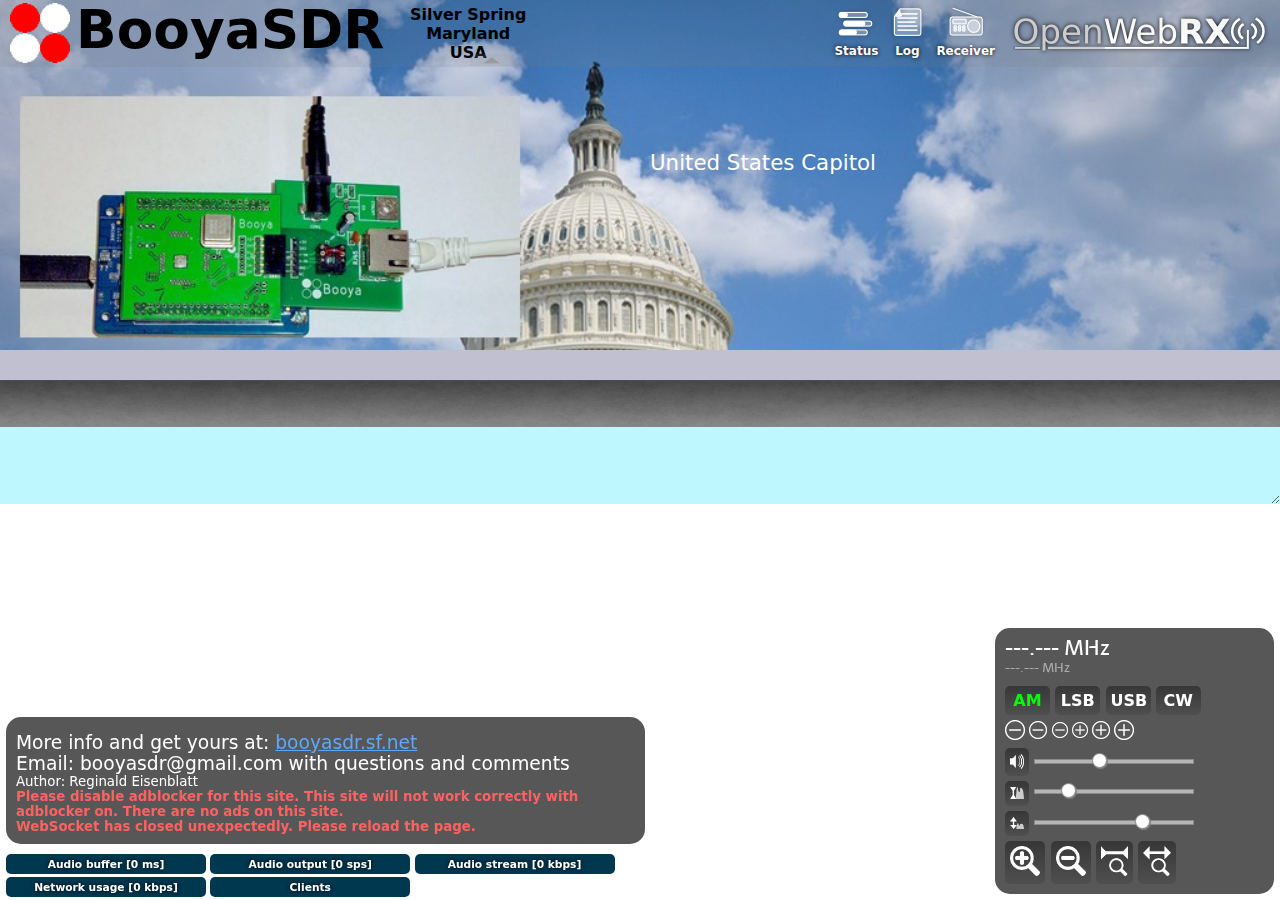
<file: BooyaSDRWebV2.1/BOOYA_WEBSITE/index.html>
<!DOCTYPE html PUBLIC "-//W3C//DTD XHTML 1.0 Strict//EN"
  "http://www.w3.org/TR/xhtml1/DTD/xhtml1-transitional.dtd">
<html>
	<head>
		<meta charset="utf-8">
		<title>OpenWebRX | Open Source SDR Web App for Everyone!</title>
		<script type="text/javascript">
			//Global variables
			var client_id="";
			var ws_url, starting_frequency;

			ws_url="ws://booyasdrlive.duckdns.org:2008/ws/";
			// local url
			ws_url="ws://127.0.0.1:2008/ws/";

			starting_frequency = 1500e3;
			starting_frequency = 800e3;
			starting_frequency = 990e3;

			var rx_photo_height= 350;
			var audio_buffering_fill_to=5;
			var starting_mod = 'am';
			var gmod = starting_mod; // global
			var volume_factor = 1;
			var starting_offset_frequency = starting_frequency-16e6;
			var waterfall_colors = [0x000000ff,0x0000ffff,0x00ffffff,0x00ff00ff,0xffff00ff,0xff0000ff,0xff00ffff,0xffffffff];
			var waterfall_min_level_default = -101;
			var waterfall_max_level_default = -75;
			var waterfall_auto_level_margin = (5, 40);
			var wf_display = true;
		</script>
		<link rel="stylesheet" type="text/css" href="openwebrx.css" />
		<script src="sdr.js"></script>
		<script src="myconfig.js"></script>
		<script src="wfdisplay.js"></script>
		<script src="openwebrx.js"></script>
	</head>
<body onload="wfdisplay_init();">
<div id="webrx-page-container">
	<div id="webrx-top-container" ondblclick="toggle_rx_photo()">
		<div id="webrx-top-photo-clip">
			<img src="pics\WashingtonDC.jpg" id="webrx-top-photo"/>
			<div id="webrx-rx-photo-title" align="right">United States Capitol</div>
			<div id="webrx-rx-photo-desc"></div>
		</div>
		<div id="webrx-top-bar-background" class="webrx-top-bar-parts"></div>
		<div id="webrx-top-bar" class="webrx-top-bar-parts">
			<div>
			<img id="id-logo-one" src="pics/by48x48.ico" />
			<div id="id-title-true">BooyaSDR</div>
			<div id="id-location" align = "center" >Silver Spring<br>Maryland<br>USA</div>
			<img id="id-webrx-top-logo" src="pics/openwebrx-top-logo.png" />
			</div>
			<div id="openwebrx-rx-details-arrow">
				<a id="openwebrx-rx-details-arrow-up" onclick="toggle_rx_photo();"><img src="pics/openwebrx-rx-details-arrow-up.png" /></a>
				<a id="openwebrx-rx-details-arrow-down" onclick="toggle_rx_photo();"><img src="pics/openwebrx-rx-details-arrow.png" /></a>
			</div>
			<section id="openwebrx-main-buttons">
				<ul>
					<li onmouseup="toggle_panel('openwebrx-panel-status');"><img src="pics/openwebrx-panel-status.png" /><br/>Status</li>
					<li onmouseup="toggle_panel('openwebrx-panel-log');"><img  src="pics/openwebrx-panel-log.png" /><br/>Log</li>
					<li onmouseup="toggle_panel('openwebrx-panel-receiver');"><img src="pics/openwebrx-panel-receiver.png" /><br/>Receiver</li>
				</ul>
			</section>
		</div>
	</div>
	<div id="webrx-main-container">
		<div id="openwebrx-band-container" height="30">
				<canvas id="id-band-canvas" width="2500" height="30" ></canvas>
			</div>
			<div id="openwebrx-scale-container">
				<canvas id="openwebrx-scale-canvas" width="0" height="0"></canvas>
			</div>
			<div id="webrx-canvas-container"> <!-- add canvas in javascript --> </div>
			<div id="openwebrx-panels-container">

				<div class="openwebrx-panel" id="openwebrx-panel-receiver" data-panel-name="client-params" data-panel-pos="right" data-panel-order="0" data-panel-size="259,115">
					<div id="webrx-actual-freq">---.--- MHz</div>
					<div id="webrx-mouse-freq">---.--- MHz</div>
					<div class="openwebrx-panel-line">
						<div class="openwebrx-button openwebrx-demodulator-button" id="am-button" onclick="set_demodulator_mod(this,'am' );">AM</div>
						<div class="openwebrx-button openwebrx-demodulator-button" onclick="set_demodulator_mod(this,'lsb');">LSB</div>
						<div class="openwebrx-button openwebrx-demodulator-button" onclick="set_demodulator_mod(this,'usb');">USB</div>
						<div class="openwebrx-button openwebrx-demodulator-button" onclick="set_demodulator_mod(this ,'cw');">CW</div>
					</div>
					<div class="openwebrx-panel-line">
						<img id="id-step-0" src="pics/stepdn.20.png" onclick="freqstep(0)" />
						<img id="id-step-1" src="pics/stepdn.18.png" onclick="freqstep(1)" style="padding-bottom:1px" />
						<img id="id-step-2" src="pics/stepdn.16.png" onclick="freqstep(2)" style="padding-bottom:2px" />
						<img id="id-step-3" src="pics/stepup.16.png" onclick="freqstep(3)" style="padding-bottom:2px" />
						<img id="id-step-4" src="pics/stepup.18.png" onclick="freqstep(4)" style="padding-bottom:1px" />
						<img id="id-step-5" src="pics/stepup.20.png" onclick="freqstep(5)" />
					</div>
					<div class="openwebrx-panel-line">
						<div title="Mute on/off" id="openwebrx-mute-off" class="openwebrx-button" onclick="toggleMute();"><img src="pics/openwebrx-speaker.png" class="openwebrx-sliderbtn-img" id="openwebrx-mute-img"></div>
						<input title="Volume" id="openwebrx-panel-volume" class="openwebrx-panel-slider" type="range" min="0" max="1000" value="400" step="1" onchange="updateVolume()" oninput="updateVolume()">
					</div>
					<div class="openwebrx-panel-line">
						<div title="Auto-adjust waterfall colors" id="openwebrx-waterfall-colors-auto" class="openwebrx-button" onclick="waterfall_measure_minmax_now=true;"><img src="pics/openwebrx-waterfall-auto.png" class="openwebrx-sliderbtn-img"></div>
						<input title="Waterfall minimum level" id="openwebrx-waterfall-color-min" class="openwebrx-panel-slider" type="range" min="-110" max="-60" value="-100" step="1" onchange="updateWaterfallColors(0);" oninput="updateVolume()">
					</div>
					<div class="openwebrx-panel-line">
						<div title="Set waterfall colors to default" id="openwebrx-waterfall-colors-default" class="openwebrx-button" onclick="waterfallColorsDefault()"><img src="pics/openwebrx-waterfall-default.png" class="openwebrx-sliderbtn-img"></div>
						<input title="Waterfall maximum level" id="openwebrx-waterfall-color-max" class="openwebrx-panel-slider" type="range" min="-110" max="-60" value="-70" step="1" onchange="updateWaterfallColors(1);" oninput="updateVolume()">
					</div>
					<div class="openwebrx-panel-line">
						<div class="openwebrx-button openwebrx-square-button" onclick="wf_zoomInOneStep();"  title="Zoom in one step">  <img src="pics/openwebrx-zoom-in.png" /></div>
						<div class="openwebrx-button openwebrx-square-button" onclick="wf_zoomOutOneStep();" title="Zoom out one step"> <img src="pics/openwebrx-zoom-out.png" /></div>
						<div class="openwebrx-button openwebrx-square-button" onclick="wf_zoomInTotal();"  title="Zoom in totally"><img src="pics/openwebrx-zoom-in-total.png" /></div>
						<div class="openwebrx-button openwebrx-square-button" onclick="wf_zoomOutTotal();" title="Zoom out totally"><img src="pics/openwebrx-zoom-out-total.png" /></div>
<!--						<div id="openwebrx-smeter-db">0 dB</div> -->
					</div>
<!--					<div class="openwebrx-panel-line">
						<div id="openwebrx-smeter-outer">
							<div id="openwebrx-smeter-bar"></div>
						</div>
					</div>
-->				</div>

				<div class="openwebrx-panel" id="openwebrx-panel-log" data-panel-name="debug" data-panel-pos="left" data-panel-order="1"data-panel-size="619,142">
					<div class="openwebrx-panel-inner" id="openwebrx-log-scroll">
						<div id="openwebrx-client-log-title"></strong><span id="openwebrx-problems"></span></div>
						<span id="openwebrx-client-1" style="font-size:14pt">More info and get yours at: </span><span style="font-size:14pt;color:Yellow">
							<a style="font-size:14pt" href="http://booyasdr.sf.net" target="_blank">booyasdr.sf.net</a></span>
							<span style="font-size:14pt"><br>Email: booyasdr@gmail.com with questions and comments</span>
							<br>Author: Reginald Eisenblatt<br/>
						<div id="openwebrx-debugdiv"></div>
					</div>
				</div>

				<div class="openwebrx-panel" id="openwebrx-panel-status" data-panel-name="status" data-panel-pos="left" data-panel-order="0" data-panel-size="615,50" data-panel-transparent="true">
					<div class="openwebrx-progressbar" id="openwebrx-bar-audio-buffer"> <span class="openwebrx-progressbar-text">Audio buffer [0 ms]</span><div class="openwebrx-progressbar-bar"></div></div>
					<div class="openwebrx-progressbar" id="openwebrx-bar-audio-output"> <span class="openwebrx-progressbar-text">Audio output [0 sps]</span><div class="openwebrx-progressbar-bar"></div></div>
					<div class="openwebrx-progressbar" id="openwebrx-bar-audio-speed"> <span class="openwebrx-progressbar-text">Audio stream [0 kbps]</span><div class="openwebrx-progressbar-bar"></div></div>
					<div class="openwebrx-progressbar" id="openwebrx-bar-network-speed"> <span class="openwebrx-progressbar-text">Network usage [0 kbps]</span><div class="openwebrx-progressbar-bar"></div></div>
					<!--
					<div class="openwebrx-progressbar" id="openwebrx-bar-server-cpu"> <span class="openwebrx-progressbar-text">Server CPU [0%]</span><div class="openwebrx-progressbar-bar"></div></div>
					-->
					<div class="openwebrx-progressbar" id="openwebrx-bar-clients"> <span class="openwebrx-progressbar-text">Clients</span><div class="openwebrx-progressbar-bar"></div></div>
				</div>
				<div class="openwebrx-panel" data-panel-name="client-under-devel" data-panel-pos="none" data-panel-order="0" data-panel-size="245,55" style="background-color: Red;">
					<span style="font-size: 15pt; font-weight: bold;">Under construction</span>
					<br />We're working on the code right now, so the application might fail.
				</div>
			</div>
	</div>
</div>
	<div id="openwebrx-big-grey" onclick="iosPlayButtonClick();">
		<div id="openwebrx-play-button-text">
		<img id="openwebrx-play-button" src="pics/openwebrx-play-button.png" />
		<br /><br />Start OpenWebRX
		</div>
	</div>
	</body>
</html>
</file>
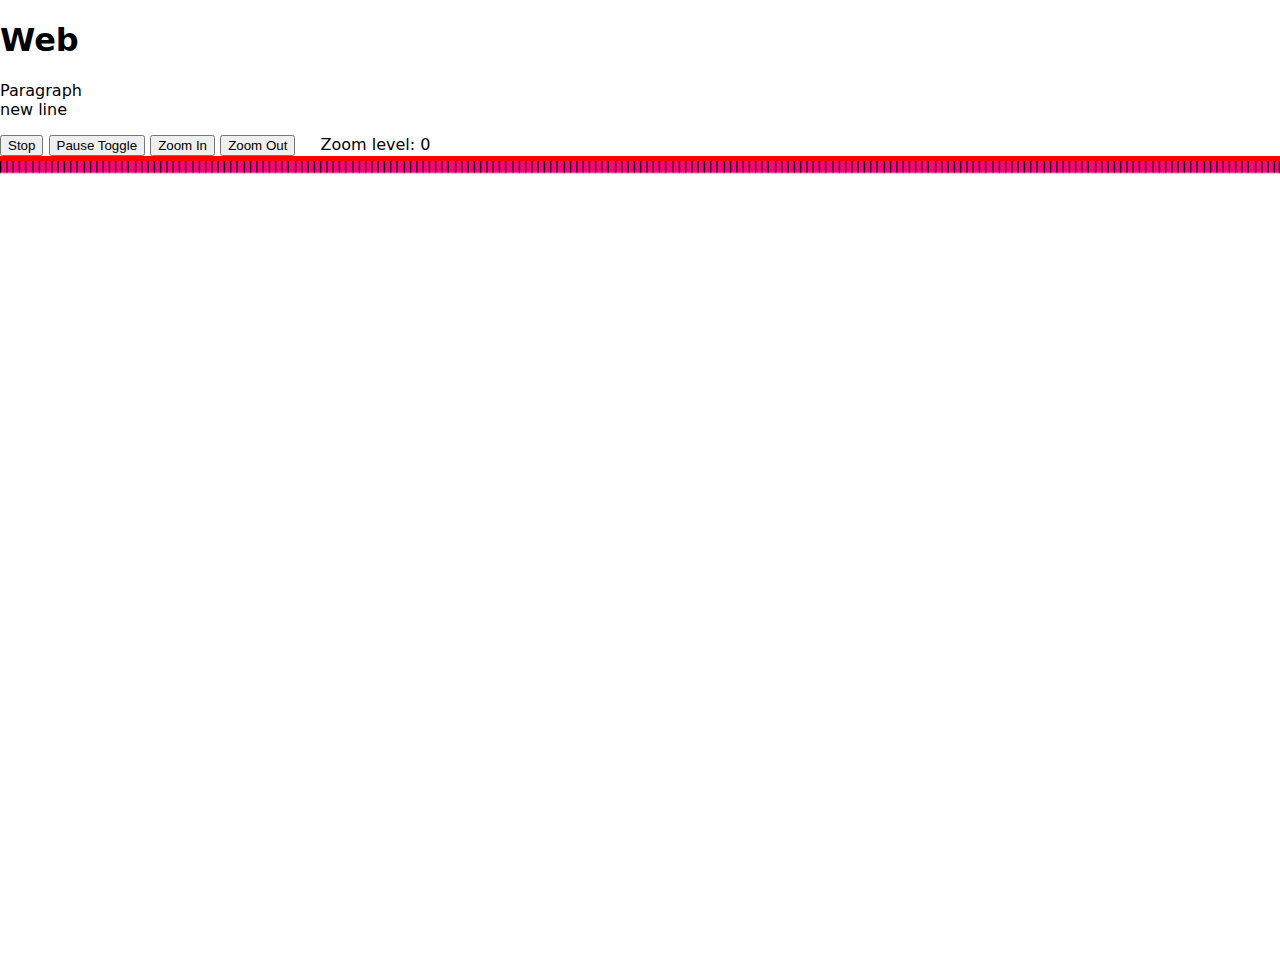
<file: BooyaSDRWebV2.1/BOOYA_WEBSITE/wfdisplay.html>
<!DOCTYPE html PUBLIC "-//W3C//DTD XHTML 1.0 Strict//EN"
  "http://www.w3.org/TR/xhtml1/DTD/xhtml1-transitional.dtd">
<html>
<head> <meta charset="utf-8">
		<link rel="stylesheet" type="text/css" href="openwebrx.css" />
	<style type="text/css"></style>
	<script  type="text/javascript" src="wfdisplay.js"></script>

</head>

<body onload = "wfdisplay_init()">

	<h1>Web</h1>
	<p id="par" >Paragraph<br>new line</p>
	<button onclick="stopButton()">Stop</button>
	<button onclick="pauseButton()">Pause Toggle</button>
	<button onclick="zoomInButton()">Zoom In</button>
	<button onclick="zoomOutButton()">Zoom Out</button>
	<span id = "zoom-label" style="position:relative; left: 20px">Zoom level: 0</span>

	<div id="wf-canvas-container" style = "
		position: relative;
		display: block;
		width: 100%;
		margin-left: -5px;
		border: red solid 5px;
		overflow-y: scroll;
		overflow-x; hidden;
		resize: horizontal;
		height: 800px;">

		<canvas id="wf-canvas" width = "1024" height = "400" style = "
			position: absolute;
			display: block;
			margin-left: 0px;
			border: red solid 0px;
			resize: horizontal;
			width: 1024px;
			height: 800px"
		></canvas>
	</div>
	</body>
</html>
</file>
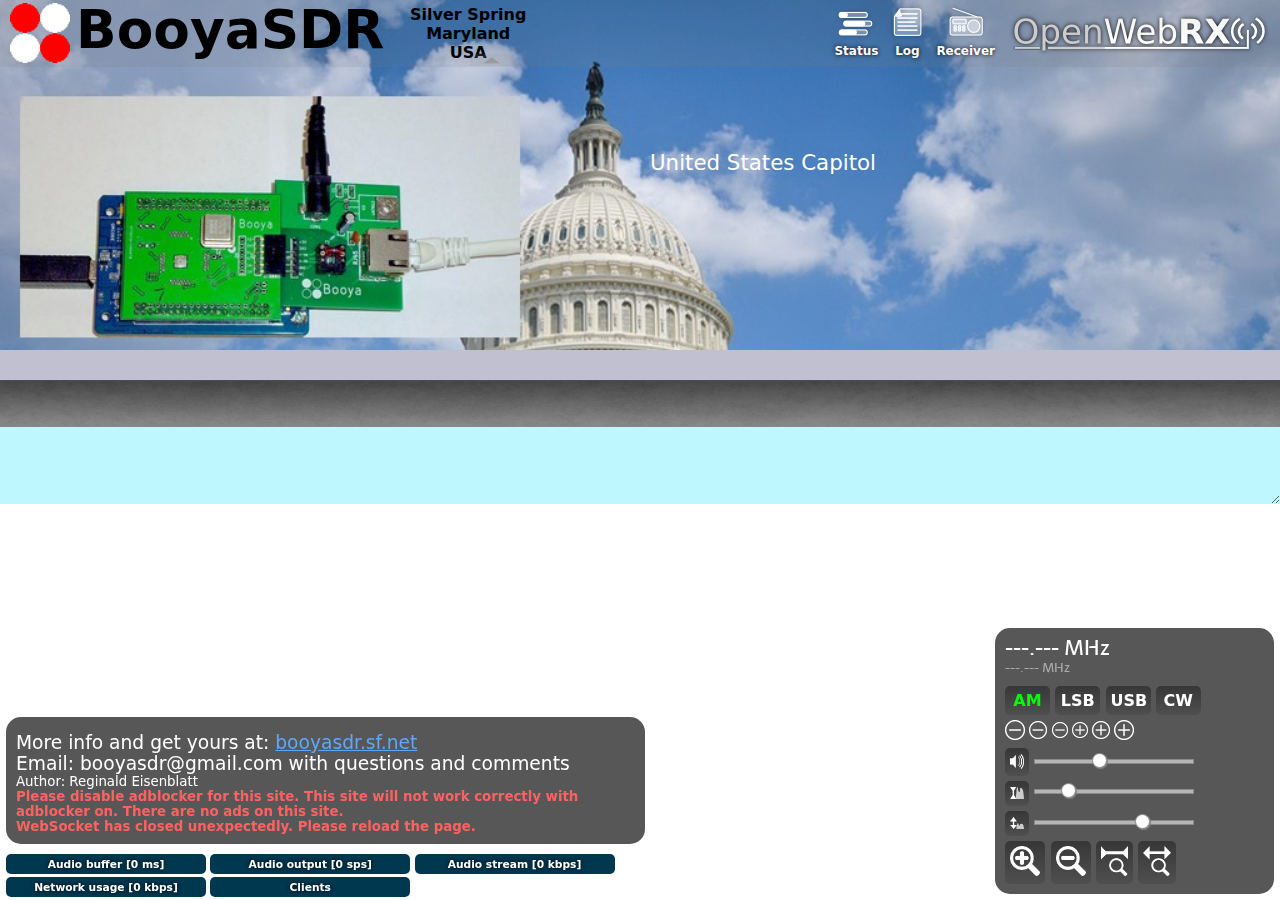
<file: BooyaSDRWebV2.1/BOOYA_WEBSITE/wfweb.html>
<!DOCTYPE html PUBLIC "-//W3C//DTD XHTML 1.0 Strict//EN"
  "http://www.w3.org/TR/xhtml1/DTD/xhtml1-transitional.dtd">
<html>
	<head>
		<meta charset="utf-8">
		<title>OpenWebRX | Open Source SDR Web App for Everyone!</title>
		<script type="text/javascript">
			//Global variables
			var client_id="";
			var ws_url, starting_frequency;

			ws_url="ws://booyasdrlive.duckdns.org:2008/ws/";
			// local url
			ws_url="ws://127.0.0.1:2008/ws/";

			starting_frequency = 1500e3;
			starting_frequency = 800e3;
			starting_frequency = 630e3;

			var rx_photo_height= 350;
			var audio_buffering_fill_to=5;
			var starting_mod = 'am';
			var gmod = starting_mod; // global
			var volume_factor = 1;
			var starting_offset_frequency = starting_frequency-16e6;
			var waterfall_colors = [0x000000ff,0x0000ffff,0x00ffffff,0x00ff00ff,0xffff00ff,0xff0000ff,0xff00ffff,0xffffffff];
			var waterfall_min_level_default = -101;
			var waterfall_max_level_default = -75;
			var waterfall_auto_level_margin = (5, 40);
			var wf_display = true;
		</script>
		<link rel="stylesheet" type="text/css" href="openwebrx.css" />
		<script src="sdr.js"></script>
		<script src="myconfig.js"></script>
		<script src="wfdisplay.js"></script>
		<script src="openwebrx.js"></script>
	</head>
<body onload="wfdisplay_init();">
<div id="webrx-page-container">
	<div id="webrx-top-container" ondblclick="toggle_rx_photo()">
		<div id="webrx-top-photo-clip">
			<img src="pics\WashingtonDC.jpg" id="webrx-top-photo"/>
			<div id="webrx-rx-photo-title" align="right">United States Capitol</div>
			<div id="webrx-rx-photo-desc"></div>
		</div>
		<div id="webrx-top-bar-background" class="webrx-top-bar-parts"></div>
		<div id="webrx-top-bar" class="webrx-top-bar-parts">
			<div>
			<img id="id-logo-one" src="pics/by48x48.ico" />
			<div id="id-title-true">BooyaSDR</div>
			<div id="id-location" align = "center" >Silver Spring<br>Maryland<br>USA</div>
			<img id="id-webrx-top-logo" src="pics/openwebrx-top-logo.png" />
			</div>
			<div id="openwebrx-rx-details-arrow">
				<a id="openwebrx-rx-details-arrow-up" onclick="toggle_rx_photo();"><img src="pics/openwebrx-rx-details-arrow-up.png" /></a>
				<a id="openwebrx-rx-details-arrow-down" onclick="toggle_rx_photo();"><img src="pics/openwebrx-rx-details-arrow.png" /></a>
			</div>
			<section id="openwebrx-main-buttons">
				<ul>
					<li onmouseup="toggle_panel('openwebrx-panel-status');"><img src="pics/openwebrx-panel-status.png" /><br/>Status</li>
					<li onmouseup="toggle_panel('openwebrx-panel-log');"><img  src="pics/openwebrx-panel-log.png" /><br/>Log</li>
					<li onmouseup="toggle_panel('openwebrx-panel-receiver');"><img src="pics/openwebrx-panel-receiver.png" /><br/>Receiver</li>
				</ul>
			</section>
		</div>
	</div>
	<div id="webrx-main-container">
		<div id="openwebrx-band-container" height="30">
				<canvas id="id-band-canvas" width="2500" height="30" ></canvas>
			</div>
			<div id="openwebrx-scale-container">
				<canvas id="openwebrx-scale-canvas" width="0" height="0"></canvas>
			</div>
			<div id="webrx-canvas-container"> <!-- add canvas in javascript --> </div>
			<div id="openwebrx-panels-container">

				<div class="openwebrx-panel" id="openwebrx-panel-receiver" data-panel-name="client-params" data-panel-pos="right" data-panel-order="0" data-panel-size="259,115">
					<div id="webrx-actual-freq">---.--- MHz</div>
					<div id="webrx-mouse-freq">---.--- MHz</div>
					<div class="openwebrx-panel-line">
						<div class="openwebrx-button openwebrx-demodulator-button" id="am-button" onclick="set_demodulator_mod(this,'am' );">AM</div>
						<div class="openwebrx-button openwebrx-demodulator-button" onclick="set_demodulator_mod(this,'lsb');">LSB</div>
						<div class="openwebrx-button openwebrx-demodulator-button" onclick="set_demodulator_mod(this,'usb');">USB</div>
						<div class="openwebrx-button openwebrx-demodulator-button" onclick="set_demodulator_mod(this ,'cw');">CW</div>
					</div>
					<div class="openwebrx-panel-line">
						<img id="id-step-0" src="pics/stepdn.20.png" onclick="freqstep(0)" />
						<img id="id-step-1" src="pics/stepdn.18.png" onclick="freqstep(1)" style="padding-bottom:1px" />
						<img id="id-step-2" src="pics/stepdn.16.png" onclick="freqstep(2)" style="padding-bottom:2px" />
						<img id="id-step-3" src="pics/stepup.16.png" onclick="freqstep(3)" style="padding-bottom:2px" />
						<img id="id-step-4" src="pics/stepup.18.png" onclick="freqstep(4)" style="padding-bottom:1px" />
						<img id="id-step-5" src="pics/stepup.20.png" onclick="freqstep(5)" />
					</div>
					<div class="openwebrx-panel-line">
						<div title="Mute on/off" id="openwebrx-mute-off" class="openwebrx-button" onclick="toggleMute();"><img src="pics/openwebrx-speaker.png" class="openwebrx-sliderbtn-img" id="openwebrx-mute-img"></div>
						<input title="Volume" id="openwebrx-panel-volume" class="openwebrx-panel-slider" type="range" min="0" max="1000" value="400" step="1" onchange="updateVolume()" oninput="updateVolume()">
					</div>
					<div class="openwebrx-panel-line">
						<div title="Auto-adjust waterfall colors" id="openwebrx-waterfall-colors-auto" class="openwebrx-button" onclick="waterfall_measure_minmax_now=true;"><img src="pics/openwebrx-waterfall-auto.png" class="openwebrx-sliderbtn-img"></div>
						<input title="Waterfall minimum level" id="openwebrx-waterfall-color-min" class="openwebrx-panel-slider" type="range" min="-110" max="-60" value="-100" step="1" onchange="updateWaterfallColors(0);" oninput="updateVolume()">
					</div>
					<div class="openwebrx-panel-line">
						<div title="Set waterfall colors to default" id="openwebrx-waterfall-colors-default" class="openwebrx-button" onclick="waterfallColorsDefault()"><img src="pics/openwebrx-waterfall-default.png" class="openwebrx-sliderbtn-img"></div>
						<input title="Waterfall maximum level" id="openwebrx-waterfall-color-max" class="openwebrx-panel-slider" type="range" min="-110" max="-60" value="-70" step="1" onchange="updateWaterfallColors(1);" oninput="updateVolume()">
					</div>
					<div class="openwebrx-panel-line">
						<div class="openwebrx-button openwebrx-square-button" onclick="wf_zoomInOneStep();"  title="Zoom in one step">  <img src="pics/openwebrx-zoom-in.png" /></div>
						<div class="openwebrx-button openwebrx-square-button" onclick="wf_zoomOutOneStep();" title="Zoom out one step"> <img src="pics/openwebrx-zoom-out.png" /></div>
						<div class="openwebrx-button openwebrx-square-button" onclick="wf_zoomInTotal();"  title="Zoom in totally"><img src="pics/openwebrx-zoom-in-total.png" /></div>
						<div class="openwebrx-button openwebrx-square-button" onclick="wf_zoomOutTotal();" title="Zoom out totally"><img src="pics/openwebrx-zoom-out-total.png" /></div>
<!--						<div id="openwebrx-smeter-db">0 dB</div> -->
					</div>
<!--					<div class="openwebrx-panel-line">
						<div id="openwebrx-smeter-outer">
							<div id="openwebrx-smeter-bar"></div>
						</div>
					</div>
-->				</div>

				<div class="openwebrx-panel" id="openwebrx-panel-log" data-panel-name="debug" data-panel-pos="left" data-panel-order="1"data-panel-size="619,142">
					<div class="openwebrx-panel-inner" id="openwebrx-log-scroll">
						<div id="openwebrx-client-log-title"></strong><span id="openwebrx-problems"></span></div>
						<span id="openwebrx-client-1" style="font-size:14pt">More info and get yours at: </span><span style="font-size:14pt;color:Yellow">
							<a style="font-size:14pt" href="http://booyasdr.sf.net" target="_blank">booyasdr.sf.net</a></span>
							<span style="font-size:14pt"><br>Email: booyasdr@gmail.com with questions and comments</span>
							<br>Author: Reginald Eisenblatt<br/>
						<div id="openwebrx-debugdiv"></div>
					</div>
				</div>

				<div class="openwebrx-panel" id="openwebrx-panel-status" data-panel-name="status" data-panel-pos="left" data-panel-order="0" data-panel-size="615,50" data-panel-transparent="true">
					<div class="openwebrx-progressbar" id="openwebrx-bar-audio-buffer"> <span class="openwebrx-progressbar-text">Audio buffer [0 ms]</span><div class="openwebrx-progressbar-bar"></div></div>
					<div class="openwebrx-progressbar" id="openwebrx-bar-audio-output"> <span class="openwebrx-progressbar-text">Audio output [0 sps]</span><div class="openwebrx-progressbar-bar"></div></div>
					<div class="openwebrx-progressbar" id="openwebrx-bar-audio-speed"> <span class="openwebrx-progressbar-text">Audio stream [0 kbps]</span><div class="openwebrx-progressbar-bar"></div></div>
					<div class="openwebrx-progressbar" id="openwebrx-bar-network-speed"> <span class="openwebrx-progressbar-text">Network usage [0 kbps]</span><div class="openwebrx-progressbar-bar"></div></div>
					<!--
					<div class="openwebrx-progressbar" id="openwebrx-bar-server-cpu"> <span class="openwebrx-progressbar-text">Server CPU [0%]</span><div class="openwebrx-progressbar-bar"></div></div>
					-->
					<div class="openwebrx-progressbar" id="openwebrx-bar-clients"> <span class="openwebrx-progressbar-text">Clients</span><div class="openwebrx-progressbar-bar"></div></div>
				</div>
				<div class="openwebrx-panel" data-panel-name="client-under-devel" data-panel-pos="none" data-panel-order="0" data-panel-size="245,55" style="background-color: Red;">
					<span style="font-size: 15pt; font-weight: bold;">Under construction</span>
					<br />We're working on the code right now, so the application might fail.
				</div>
			</div>
	</div>
</div>
	<div id="openwebrx-big-grey" onclick="iosPlayButtonClick();">
		<div id="openwebrx-play-button-text">
		<img id="openwebrx-play-button" src="pics/openwebrx-play-button.png" />
		<br /><br />Start OpenWebRX
		</div>
	</div>
	</body>
</html>
</file>
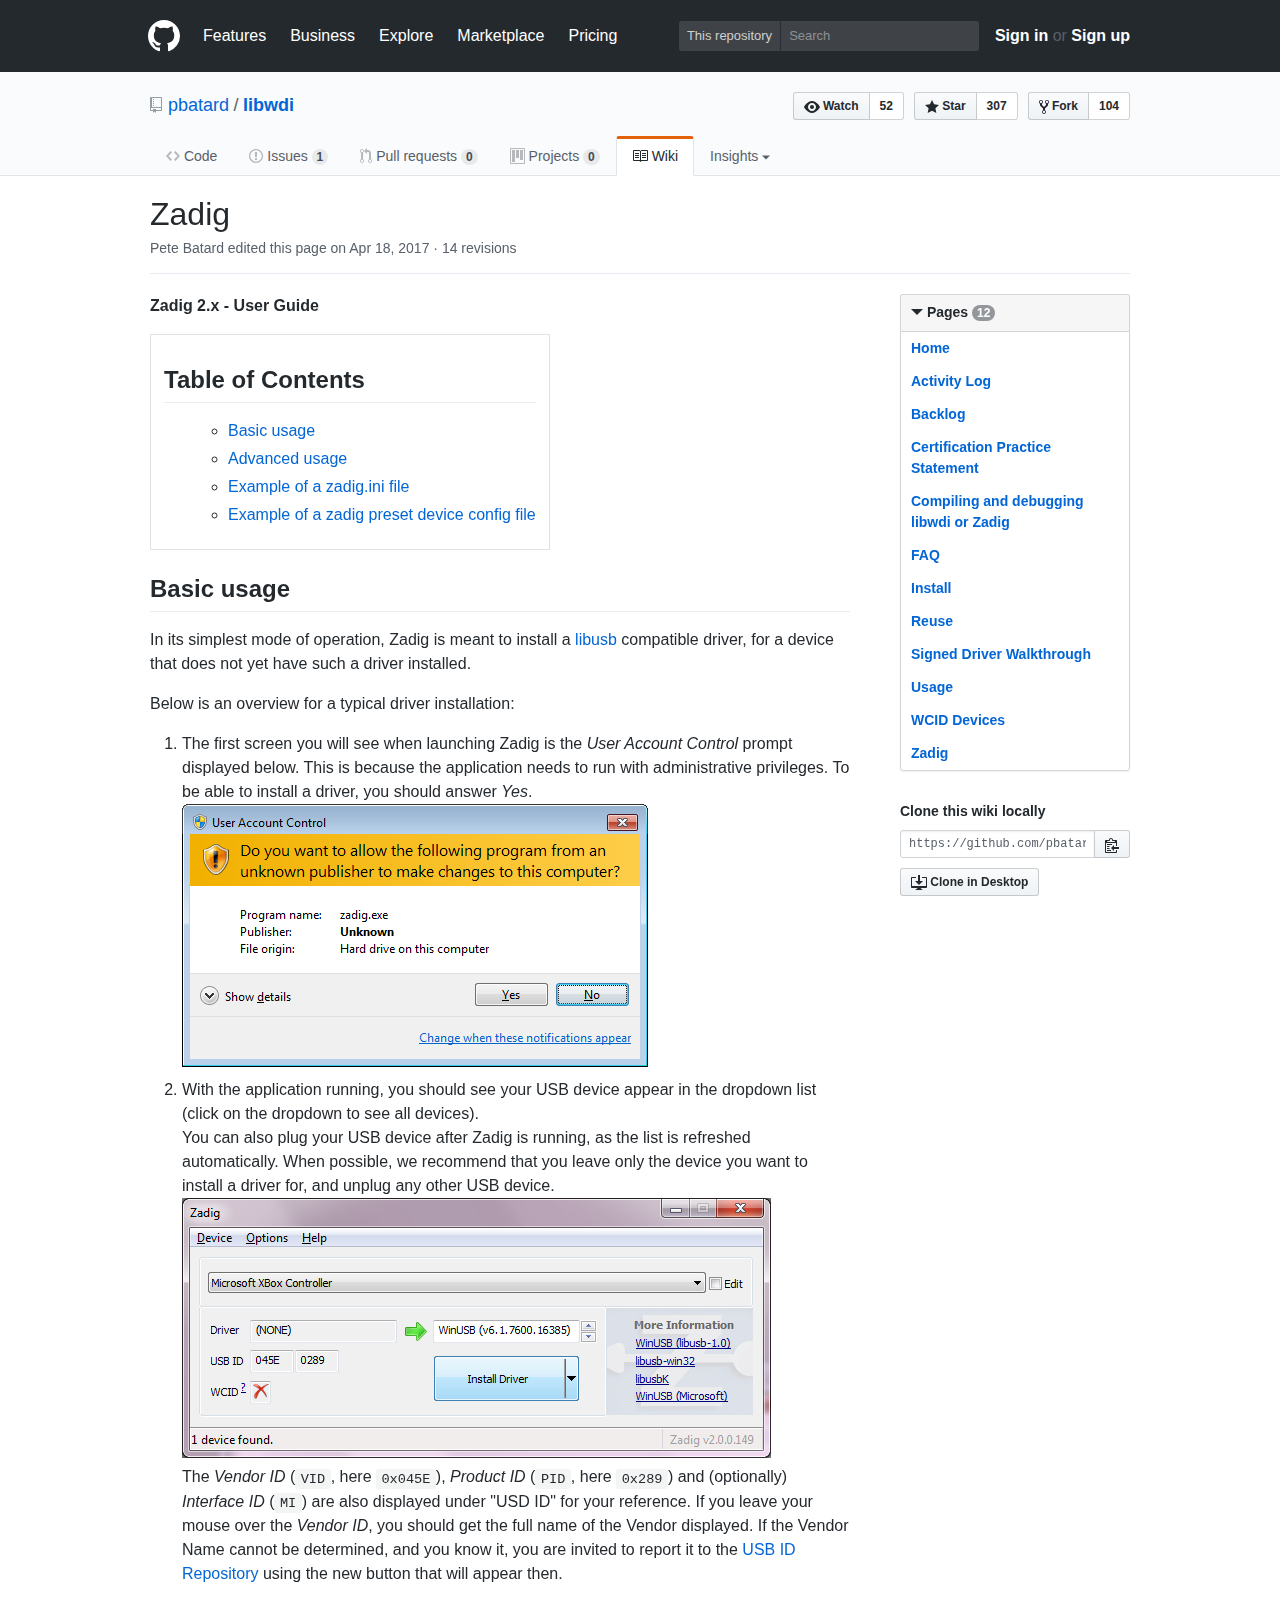
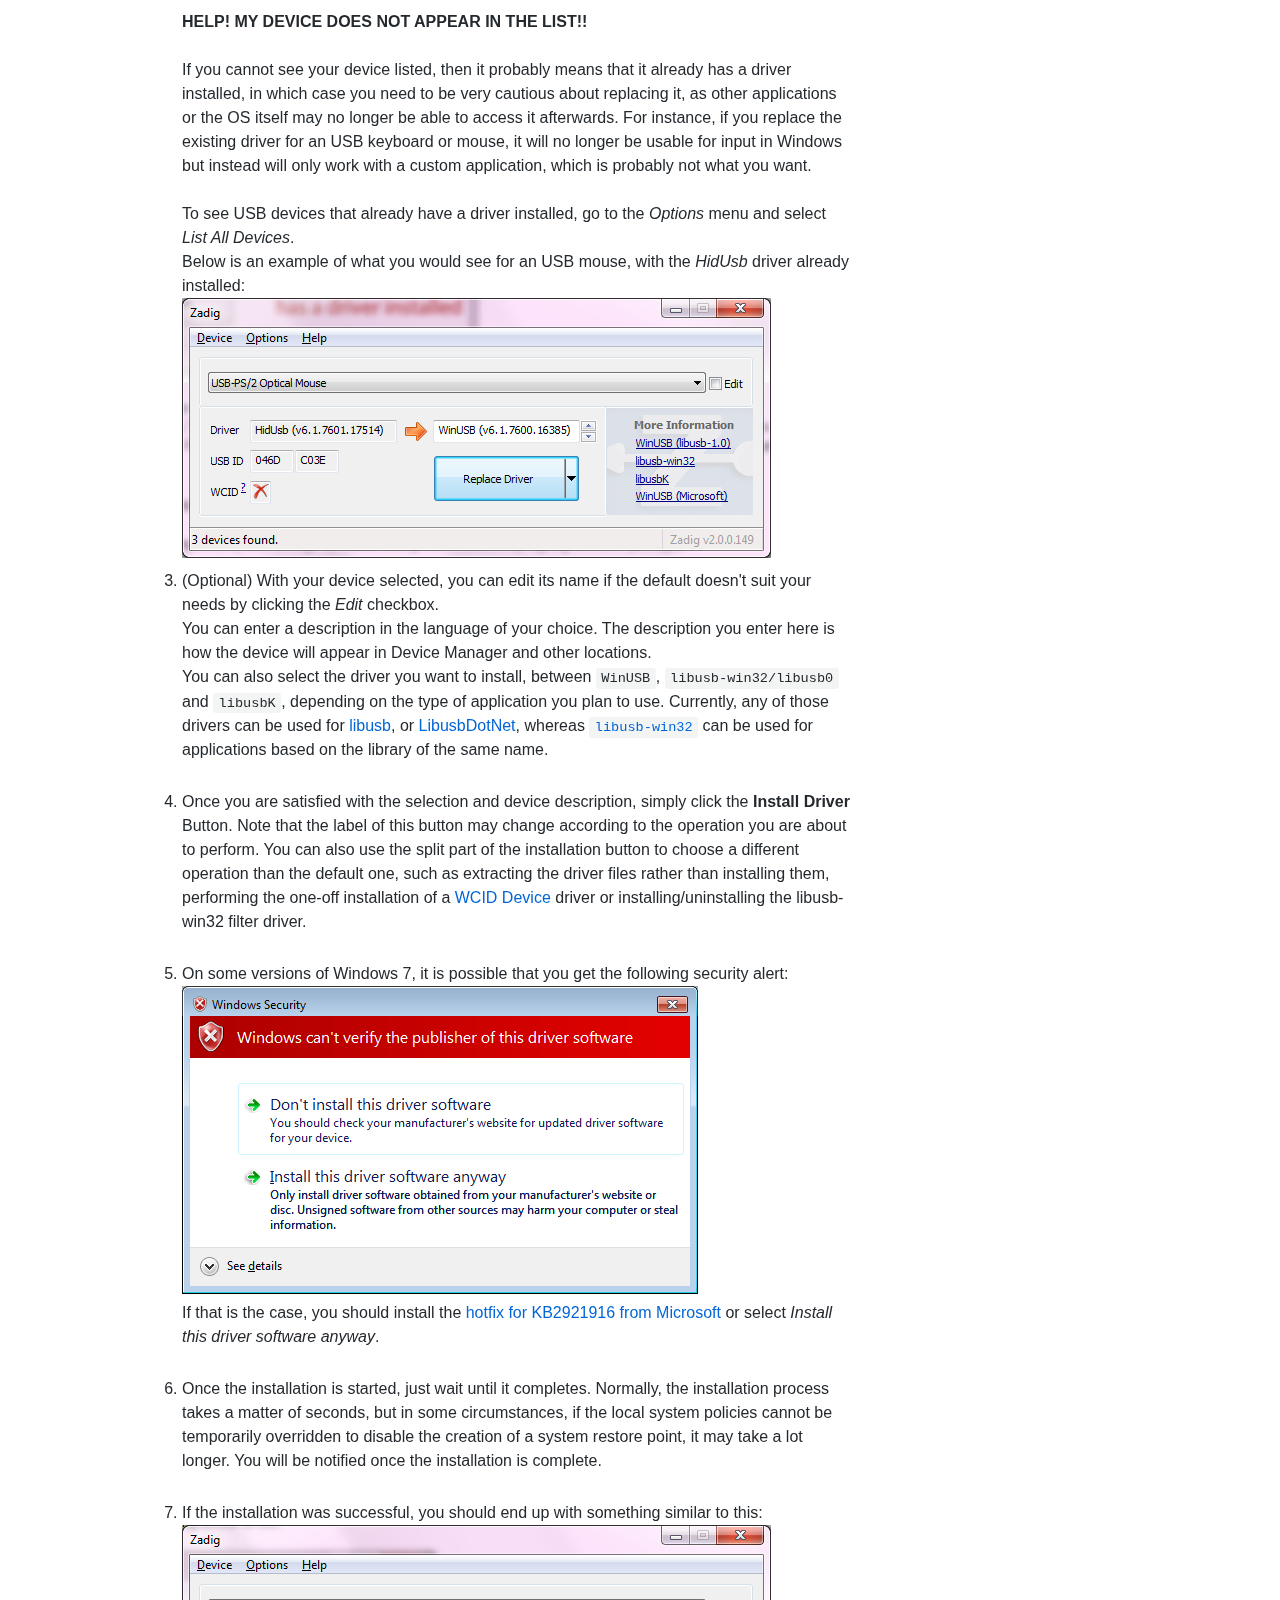
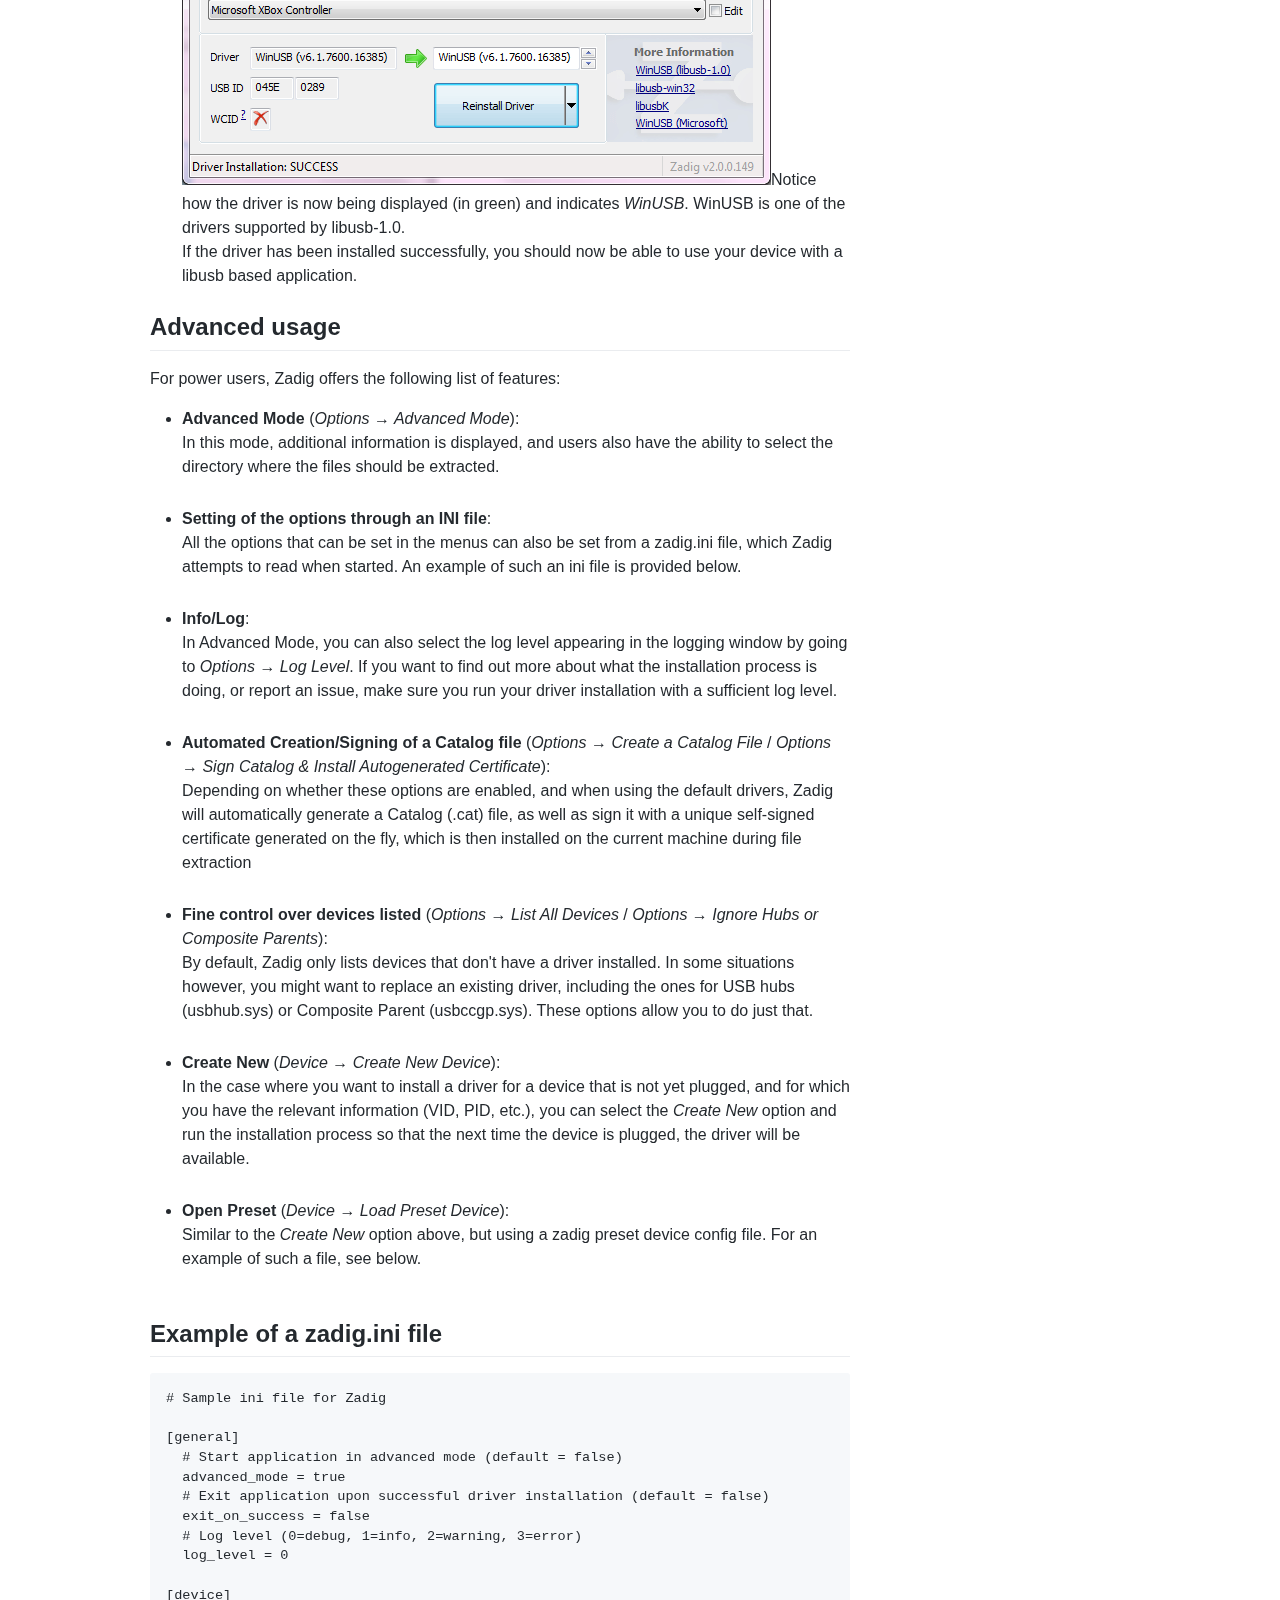
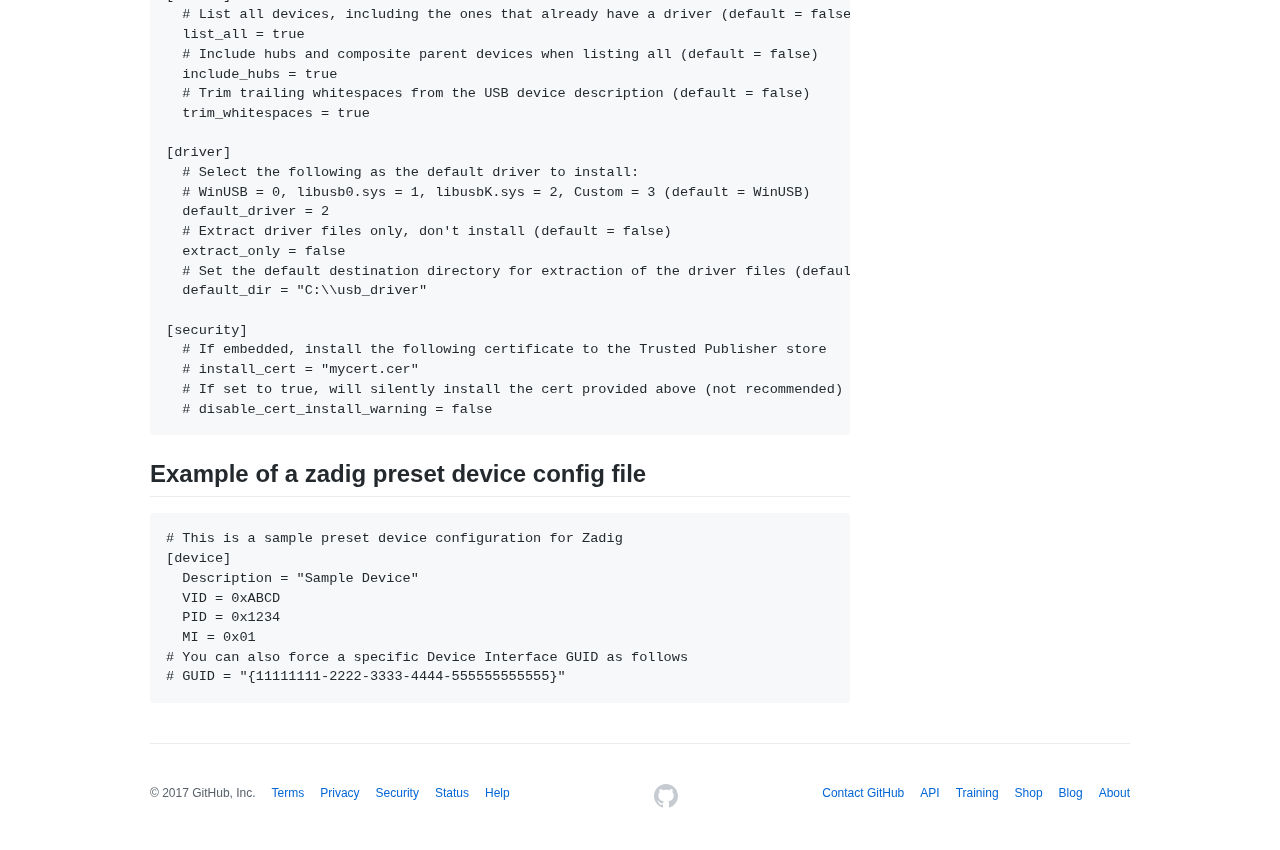
<file: Driver/FX2Driver4Booya16/Zadig · pbatard_libwdi Wiki · GitHub.htm>
<!DOCTYPE html>
<html lang="en"><head>
<meta http-equiv="content-type" content="text/html; charset=UTF-8"><style>@charset"UTF-8";details:not([open])>*:not(summary){display:none;}details>summary{display:block;}details>summary::before{content:"►";padding-right:0.3rem;font-size:0.6rem;cursor:default;}details[open]>summary::before{content:"▼";}</style>
    <meta charset="utf-8">
  <link rel="dns-prefetch" href="https://assets-cdn.github.com/">
  <link rel="dns-prefetch" href="https://avatars0.githubusercontent.com/">
  <link rel="dns-prefetch" href="https://avatars1.githubusercontent.com/">
  <link rel="dns-prefetch" href="https://avatars2.githubusercontent.com/">
  <link rel="dns-prefetch" href="https://avatars3.githubusercontent.com/">
  <link rel="dns-prefetch" href="https://github-cloud.s3.amazonaws.com/">
  <link rel="dns-prefetch" href="https://user-images.githubusercontent.com/">



  <link crossorigin="anonymous" href="Zadig%20%C2%B7%20pbatard_libwdi%20Wiki%20%C2%B7%20GitHub_files/frameworks-bedfc518345498ab3204d330c1727cde7e733526a09cd7df6.css" integrity="sha256-vt/FGDRUmKsyBNMwwXJ83n5zNSagnNffaGf2ojFWUJE=" media="all" rel="stylesheet">
  <link crossorigin="anonymous" href="Zadig%20%C2%B7%20pbatard_libwdi%20Wiki%20%C2%B7%20GitHub_files/github-7fe2b92304082e7579ea9aaf717b05ebef9288ada19f3ff3afeca.css" integrity="sha256-f+K5IwQILnV56pqvcXsF6++SiK2hnz/zr+yhG3Ll9Ko=" media="all" rel="stylesheet">
  
  
  <link crossorigin="anonymous" href="Zadig%20%C2%B7%20pbatard_libwdi%20Wiki%20%C2%B7%20GitHub_files/site-877643c520258c4fa15ac8d1664d84efd0e3db56f5e544ccac58da0.css" integrity="sha256-h3ZDxSAljE+hWsjRZk2E79Dj21b15UTMrFjaDlBImQQ=" media="all" rel="stylesheet">
  

  <meta name="viewport" content="width=device-width">
  
  <title>Zadig · pbatard/libwdi Wiki · GitHub</title>
  <link rel="search" type="application/opensearchdescription+xml" href="https://github.com/opensearch.xml" title="GitHub">
  <link rel="fluid-icon" href="https://github.com/fluidicon.png" title="GitHub">
  <meta property="fb:app_id" content="1401488693436528">

    
    <meta content="https://avatars2.githubusercontent.com/u/1206968?v=4&amp;s=400" property="og:image"><meta content="GitHub" property="og:site_name"><meta content="object" property="og:type"><meta content="pbatard/libwdi" property="og:title"><meta content="https://github.com/pbatard/libwdi" property="og:url"><meta content="libwdi - Windows Driver Installer library for USB devices " property="og:description">

  <link rel="assets" href="https://assets-cdn.github.com/">
  
  <meta name="pjax-timeout" content="1000">
  
  <meta name="request-id" content="A306:2141:8BC45D6:EE9BF99:59C00B44" data-pjax-transient="">
  

  <meta name="selected-link" value="repo_wiki" data-pjax-transient="">

  <meta name="google-site-verification" content="KT5gs8h0wvaagLKAVWq8bbeNwnZZK1r1XQysX3xurLU">
<meta name="google-site-verification" content="ZzhVyEFwb7w3e0-uOTltm8Jsck2F5StVihD0exw2fsA">
    <meta name="google-analytics" content="UA-3769691-2">

<meta content="collector.githubapp.com" name="octolytics-host"><meta content="github" name="octolytics-app-id"><meta content="https://collector.githubapp.com/github-external/browser_event" name="octolytics-event-url"><meta content="A306:2141:8BC45D6:EE9BF99:59C00B44" name="octolytics-dimension-request_id"><meta content="iad" name="octolytics-dimension-region_edge"><meta content="iad" name="octolytics-dimension-region_render">
<meta content="/&lt;user-name&gt;/&lt;repo-name&gt;/wiki/show" data-pjax-transient="true" name="analytics-location">




  <meta class="js-ga-set" name="dimension1" content="Logged Out">


  

      <meta name="hostname" content="github.com">
  <meta name="user-login" content="">

      <meta name="expected-hostname" content="github.com">
    <meta name="js-proxy-site-detection-payload" content="[base64]">


  <meta name="html-safe-nonce" content="ec0b76e76b47799618c6c985520867af80287932">

  <meta http-equiv="x-pjax-version" content="a75e768113f07276a061477a9845abee">
  

      <link href="https://github.com/pbatard/libwdi/commits/master.atom" rel="alternate" title="Recent Commits to libwdi:master" type="application/atom+xml">

  <meta name="description" content="libwdi - Windows Driver Installer library for USB devices ">
  <meta name="go-import" content="github.com/pbatard/libwdi git https://github.com/pbatard/libwdi.git">

  <meta content="1206968" name="octolytics-dimension-user_id"><meta content="pbatard" name="octolytics-dimension-user_login"><meta content="4975854" name="octolytics-dimension-repository_id"><meta content="pbatard/libwdi" name="octolytics-dimension-repository_nwo"><meta content="true" name="octolytics-dimension-repository_public"><meta content="false" name="octolytics-dimension-repository_is_fork"><meta content="4975854" name="octolytics-dimension-repository_network_root_id"><meta content="pbatard/libwdi" name="octolytics-dimension-repository_network_root_nwo"><meta content="false" name="octolytics-dimension-repository_explore_github_marketplace_ci_cta_shown">




  <meta name="browser-stats-url" content="https://api.github.com/_private/browser/stats">

  <meta name="browser-errors-url" content="https://api.github.com/_private/browser/errors">

  <link rel="mask-icon" href="https://assets-cdn.github.com/pinned-octocat.svg" color="#000000">
  <link rel="icon" type="image/x-icon" href="https://assets-cdn.github.com/favicon.ico">

<meta name="theme-color" content="#1e2327">



  </head>

  <body class="logged-out env-production">
    

  <div class="position-relative js-header-wrapper ">
    <a href="#start-of-content" tabindex="1" class="px-2 py-4 show-on-focus js-skip-to-content">Skip to content</a>
    <div id="js-pjax-loader-bar" class="pjax-loader-bar"><div class="progress"></div></div>

    
    
    



        <header class="Header header-logged-out  position-relative f4 py-3" role="banner">
  <div class="container-lg d-flex px-3">
    <div class="d-flex flex-justify-between flex-items-center">
      <a class="header-logo-invertocat my-0" href="https://github.com/" aria-label="Homepage" data-ga-click="(Logged out) Header, go to homepage, icon:logo-wordmark">
        <svg aria-hidden="true" class="octicon octicon-mark-github" height="32" version="1.1" viewBox="0 0 16 16" width="32"><path fill-rule="evenodd" d="M8 0C3.58 0 0 3.58 0 8c0 3.54 2.29 6.53 5.47 7.59.4.07.55-.17.55-.38 0-.19-.01-.82-.01-1.49-2.01.37-2.53-.49-2.69-.94-.09-.23-.48-.94-.82-1.13-.28-.15-.68-.52-.01-.53.63-.01 1.08.58 1.23.82.72 1.21 1.87.87 2.33.66.07-.52.28-.87.51-1.07-1.78-.2-3.64-.89-3.64-3.95 0-.87.31-1.59.82-2.15-.08-.2-.36-1.02.08-2.12 0 0 .67-.21 2.2.82.64-.18 1.32-.27 2-.27.68 0 1.36.09 2 .27 1.53-1.04 2.2-.82 2.2-.82.44 1.1.16 1.92.08 2.12.51.56.82 1.27.82 2.15 0 3.07-1.87 3.75-3.65 3.95.29.25.54.73.54 1.48 0 1.07-.01 1.93-.01 2.2 0 .21.15.46.55.38A8.013 8.013 0 0 0 16 8c0-4.42-3.58-8-8-8z"></path></svg>
      </a>

    </div>

    <div class="HeaderMenu HeaderMenu--bright d-flex flex-justify-between flex-auto">
        <nav class="mt-0">
          <ul class="d-flex list-style-none">
              <li class="ml-2">
                <a href="https://github.com/features" class="js-selected-navigation-item HeaderNavlink px-0 py-2 m-0" data-ga-click="Header, click, Nav menu - item:features" data-selected-links="/features /features/project-management /features/code-review /features/project-management /features/integrations /features">
                  Features
</a>              </li>
              <li class="ml-4">
                <a href="https://github.com/business" class="js-selected-navigation-item HeaderNavlink px-0 py-2 m-0" data-ga-click="Header, click, Nav menu - item:business" data-selected-links="/business /business/security /business/customers /business">
                  Business
</a>              </li>

              <li class="ml-4">
                <a href="https://github.com/explore" class="js-selected-navigation-item HeaderNavlink px-0 py-2 m-0" data-ga-click="Header, click, Nav menu - item:explore" data-selected-links="/explore /trending /trending/developers /integrations /integrations/feature/code /integrations/feature/collaborate /integrations/feature/ship showcases showcases_search showcases_landing /explore">
                  Explore
</a>              </li>

              <li class="ml-4">
                    <a href="https://github.com/marketplace" class="js-selected-navigation-item HeaderNavlink px-0 py-2 m-0" data-ga-click="Header, click, Nav menu - item:marketplace" data-selected-links=" /marketplace">
                      Marketplace
</a>              </li>
              <li class="ml-4">
                <a href="https://github.com/pricing" class="js-selected-navigation-item HeaderNavlink px-0 py-2 m-0" data-ga-click="Header, click, Nav menu - item:pricing" data-selected-links="/pricing /pricing/developer /pricing/team /pricing/business-hosted /pricing/business-enterprise /pricing">
                  Pricing
</a>              </li>
          </ul>
        </nav>

      <div class="d-flex">
          <div class="d-lg-flex flex-items-center mr-3">
            <div class="header-search scoped-search site-scoped-search js-site-search" role="search">
  <!-- '"` --><!-- </textarea></xmp> --><form accept-charset="UTF-8" action="/pbatard/libwdi/search" class="js-site-search-form" data-scoped-search-url="/pbatard/libwdi/search" data-unscoped-search-url="/search" method="get"><div style="margin:0;padding:0;display:inline"><input name="utf8" value="✓" type="hidden"></div>
    <label class="form-control header-search-wrapper js-chromeless-input-container">
        <a href="https://github.com/pbatard/libwdi/wiki/Zadig" class="header-search-scope no-underline">This repository</a>
      <input class="form-control header-search-input js-site-search-focus js-site-search-field is-clearable" data-hotkey="s" name="q" placeholder="Search" aria-label="Search this repository" data-unscoped-placeholder="Search GitHub" data-scoped-placeholder="Search" autocapitalize="off" type="text">
        <input class="js-site-search-type-field" name="type" type="hidden">
    </label>
</form></div>

          </div>

        <span class="d-inline-block">
            <div class="HeaderNavlink px-0 py-2 m-0">
              <a class="text-bold text-white no-underline" href="https://github.com/login?return_to=%2Fpbatard%2Flibwdi%2Fwiki%2FZadig" data-ga-click="(Logged out) Header, clicked Sign in, text:sign-in">Sign in</a>
                <span class="text-gray">or</span>
                <a class="text-bold text-white no-underline" href="https://github.com/join?source=header-repo" data-ga-click="(Logged out) Header, clicked Sign up, text:sign-up">Sign up</a>
            </div>
        </span>
      </div>
    </div>
  </div>
</header>


  </div>

  <div id="start-of-content" class="show-on-focus"></div>

    <div id="js-flash-container">
</div>



  <div role="main">
        <div itemscope="" itemtype="http://schema.org/SoftwareSourceCode">
    <div id="js-repo-pjax-container" data-pjax-container="">
      





    <div class="pagehead repohead instapaper_ignore readability-menu experiment-repo-nav">
      <div class="container repohead-details-container">

        <ul class="pagehead-actions">
  <li>
      <a href="https://github.com/login?return_to=%2Fpbatard%2Flibwdi" class="btn btn-sm btn-with-count tooltipped tooltipped-n" aria-label="You must be signed in to watch a repository" rel="nofollow">
    <svg aria-hidden="true" class="octicon octicon-eye" height="16" version="1.1" viewBox="0 0 16 16" width="16"><path fill-rule="evenodd" d="M8.06 2C3 2 0 8 0 8s3 6 8.06 6C13 14 16 8 16 8s-3-6-7.94-6zM8 12c-2.2 0-4-1.78-4-4 0-2.2 1.8-4 4-4 2.22 0 4 1.8 4 4 0 2.22-1.78 4-4 4zm2-4c0 1.11-.89 2-2 2-1.11 0-2-.89-2-2 0-1.11.89-2 2-2 1.11 0 2 .89 2 2z"></path></svg>
    Watch
  </a>
  <a class="social-count" href="https://github.com/pbatard/libwdi/watchers" aria-label="52 users are watching this repository">
    52
  </a>

  </li>

  <li>
      <a href="https://github.com/login?return_to=%2Fpbatard%2Flibwdi" class="btn btn-sm btn-with-count tooltipped tooltipped-n" aria-label="You must be signed in to star a repository" rel="nofollow">
    <svg aria-hidden="true" class="octicon octicon-star" height="16" version="1.1" viewBox="0 0 14 16" width="14"><path fill-rule="evenodd" d="M14 6l-4.9-.64L7 1 4.9 5.36 0 6l3.6 3.26L2.67 14 7 11.67 11.33 14l-.93-4.74z"></path></svg>
    Star
  </a>

    <a class="social-count js-social-count" href="https://github.com/pbatard/libwdi/stargazers" aria-label="307 users starred this repository">
      307
    </a>

  </li>

  <li>
      <a href="https://github.com/login?return_to=%2Fpbatard%2Flibwdi" class="btn btn-sm btn-with-count tooltipped tooltipped-n" aria-label="You must be signed in to fork a repository" rel="nofollow">
        <svg aria-hidden="true" class="octicon octicon-repo-forked" height="16" version="1.1" viewBox="0 0 10 16" width="10"><path fill-rule="evenodd" d="M8 1a1.993 1.993 0 0 0-1 3.72V6L5 8 3 6V4.72A1.993 1.993 0 0 0 2 1a1.993 1.993 0 0 0-1 3.72V6.5l3 3v1.78A1.993 1.993 0 0 0 5 15a1.993 1.993 0 0 0 1-3.72V9.5l3-3V4.72A1.993 1.993 0 0 0 8 1zM2 4.2C1.34 4.2.8 3.65.8 3c0-.65.55-1.2 1.2-1.2.65 0 1.2.55 1.2 1.2 0 .65-.55 1.2-1.2 1.2zm3 10c-.66 0-1.2-.55-1.2-1.2 0-.65.55-1.2 1.2-1.2.65 0 1.2.55 1.2 1.2 0 .65-.55 1.2-1.2 1.2zm3-10c-.66 0-1.2-.55-1.2-1.2 0-.65.55-1.2 1.2-1.2.65 0 1.2.55 1.2 1.2 0 .65-.55 1.2-1.2 1.2z"></path></svg>
        Fork
      </a>

    <a href="https://github.com/pbatard/libwdi/network" class="social-count" aria-label="104 users forked this repository">
      104
    </a>
  </li>
</ul>

        <h1 class="public ">
  <svg aria-hidden="true" class="octicon octicon-repo" height="16" version="1.1" viewBox="0 0 12 16" width="12"><path fill-rule="evenodd" d="M4 9H3V8h1v1zm0-3H3v1h1V6zm0-2H3v1h1V4zm0-2H3v1h1V2zm8-1v12c0 .55-.45 1-1 1H6v2l-1.5-1.5L3 16v-2H1c-.55 0-1-.45-1-1V1c0-.55.45-1 1-1h10c.55 0 1 .45 1 1zm-1 10H1v2h2v-1h3v1h5v-2zm0-10H2v9h9V1z"></path></svg>
  <span class="author" itemprop="author"><a href="https://github.com/pbatard" class="url fn" rel="author">pbatard</a></span><!--
--><span class="path-divider">/</span><!--
--><strong itemprop="name"><a href="https://github.com/pbatard/libwdi" data-pjax="#js-repo-pjax-container">libwdi</a></strong>

</h1>

      </div>
      <div class="container">
        
<nav class="reponav js-repo-nav js-sidenav-container-pjax" itemscope="" itemtype="http://schema.org/BreadcrumbList" role="navigation" data-pjax="#js-repo-pjax-container">

  <span itemscope="" itemtype="http://schema.org/ListItem" itemprop="itemListElement">
    <a href="https://github.com/pbatard/libwdi" class="js-selected-navigation-item reponav-item" data-hotkey="g c" data-selected-links="repo_source repo_downloads repo_commits repo_releases repo_tags repo_branches /pbatard/libwdi" itemprop="url">
      <svg aria-hidden="true" class="octicon octicon-code" height="16" version="1.1" viewBox="0 0 14 16" width="14"><path fill-rule="evenodd" d="M9.5 3L8 4.5 11.5 8 8 11.5 9.5 13 14 8 9.5 3zm-5 0L0 8l4.5 5L6 11.5 2.5 8 6 4.5 4.5 3z"></path></svg>
      <span itemprop="name">Code</span>
      <meta itemprop="position" content="1">
</a>  </span>

    <span itemscope="" itemtype="http://schema.org/ListItem" itemprop="itemListElement">
      <a href="https://github.com/pbatard/libwdi/issues" class="js-selected-navigation-item reponav-item" data-hotkey="g i" data-selected-links="repo_issues repo_labels repo_milestones /pbatard/libwdi/issues" itemprop="url">
        <svg aria-hidden="true" class="octicon octicon-issue-opened" height="16" version="1.1" viewBox="0 0 14 16" width="14"><path fill-rule="evenodd" d="M7 2.3c3.14 0 5.7 2.56 5.7 5.7s-2.56 5.7-5.7 5.7A5.71 5.71 0 0 1 1.3 8c0-3.14 2.56-5.7 5.7-5.7zM7 1C3.14 1 0 4.14 0 8s3.14 7 7 7 7-3.14 7-7-3.14-7-7-7zm1 3H6v5h2V4zm0 6H6v2h2v-2z"></path></svg>
        <span itemprop="name">Issues</span>
        <span class="Counter">1</span>
        <meta itemprop="position" content="2">
</a>    </span>

  <span itemscope="" itemtype="http://schema.org/ListItem" itemprop="itemListElement">
    <a href="https://github.com/pbatard/libwdi/pulls" class="js-selected-navigation-item reponav-item" data-hotkey="g p" data-selected-links="repo_pulls /pbatard/libwdi/pulls" itemprop="url">
      <svg aria-hidden="true" class="octicon octicon-git-pull-request" height="16" version="1.1" viewBox="0 0 12 16" width="12"><path fill-rule="evenodd" d="M11 11.28V5c-.03-.78-.34-1.47-.94-2.06C9.46 2.35 8.78 2.03 8 2H7V0L4 3l3 3V4h1c.27.02.48.11.69.31.21.2.3.42.31.69v6.28A1.993 1.993 0 0 0 10 15a1.993 1.993 0 0 0 1-3.72zm-1 2.92c-.66 0-1.2-.55-1.2-1.2 0-.65.55-1.2 1.2-1.2.65 0 1.2.55 1.2 1.2 0 .65-.55 1.2-1.2 1.2zM4 3c0-1.11-.89-2-2-2a1.993 1.993 0 0 0-1 3.72v6.56A1.993 1.993 0 0 0 2 15a1.993 1.993 0 0 0 1-3.72V4.72c.59-.34 1-.98 1-1.72zm-.8 10c0 .66-.55 1.2-1.2 1.2-.65 0-1.2-.55-1.2-1.2 0-.65.55-1.2 1.2-1.2.65 0 1.2.55 1.2 1.2zM2 4.2C1.34 4.2.8 3.65.8 3c0-.65.55-1.2 1.2-1.2.65 0 1.2.55 1.2 1.2 0 .65-.55 1.2-1.2 1.2z"></path></svg>
      <span itemprop="name">Pull requests</span>
      <span class="Counter">0</span>
      <meta itemprop="position" content="3">
</a>  </span>

    <a href="https://github.com/pbatard/libwdi/projects" class="js-selected-navigation-item reponav-item" data-selected-links="repo_projects new_repo_project repo_project /pbatard/libwdi/projects">
      <svg aria-hidden="true" class="octicon octicon-project" height="16" version="1.1" viewBox="0 0 15 16" width="15"><path fill-rule="evenodd" d="M10 12h3V2h-3v10zm-4-2h3V2H6v8zm-4 4h3V2H2v12zm-1 1h13V1H1v14zM14 0H1a1 1 0 0 0-1 1v14a1 1 0 0 0 1 1h13a1 1 0 0 0 1-1V1a1 1 0 0 0-1-1z"></path></svg>
      Projects
      <span class="Counter">0</span>
</a>
    <a href="https://github.com/pbatard/libwdi/wiki" class="js-selected-navigation-item selected reponav-item" data-hotkey="g w" data-selected-links="repo_wiki /pbatard/libwdi/wiki">
      <svg aria-hidden="true" class="octicon octicon-book" height="16" version="1.1" viewBox="0 0 16 16" width="16"><path fill-rule="evenodd" d="M3 5h4v1H3V5zm0 3h4V7H3v1zm0 2h4V9H3v1zm11-5h-4v1h4V5zm0 2h-4v1h4V7zm0 2h-4v1h4V9zm2-6v9c0 .55-.45 1-1 1H9.5l-1 1-1-1H2c-.55 0-1-.45-1-1V3c0-.55.45-1 1-1h5.5l1 1 1-1H15c.55 0 1 .45 1 1zm-8 .5L7.5 3H2v9h6V3.5zm7-.5H9.5l-.5.5V12h6V3z"></path></svg>
      Wiki
</a>

    <div class="reponav-dropdown js-menu-container">
      <button type="button" class="btn-link reponav-item reponav-dropdown js-menu-target " data-no-toggle="" aria-expanded="false" aria-haspopup="true">
        Insights
        <svg aria-hidden="true" class="octicon octicon-triangle-down v-align-middle text-gray" height="11" version="1.1" viewBox="0 0 12 16" width="8"><path fill-rule="evenodd" d="M0 5l6 6 6-6z"></path></svg>
      </button>
      <div class="dropdown-menu-content js-menu-content">
        <div class="dropdown-menu dropdown-menu-sw">
          <a class="dropdown-item" href="https://github.com/pbatard/libwdi/pulse" data-skip-pjax="">
            <svg aria-hidden="true" class="octicon octicon-pulse" height="16" version="1.1" viewBox="0 0 14 16" width="14"><path fill-rule="evenodd" d="M11.5 8L8.8 5.4 6.6 8.5 5.5 1.6 2.38 8H0v2h3.6l.9-1.8.9 5.4L9 8.5l1.6 1.5H14V8z"></path></svg>
            Pulse
          </a>
          <a class="dropdown-item" href="https://github.com/pbatard/libwdi/graphs" data-skip-pjax="">
            <svg aria-hidden="true" class="octicon octicon-graph" height="16" version="1.1" viewBox="0 0 16 16" width="16"><path fill-rule="evenodd" d="M16 14v1H0V0h1v14h15zM5 13H3V8h2v5zm4 0H7V3h2v10zm4 0h-2V6h2v7z"></path></svg>
            Graphs
          </a>
        </div>
      </div>
    </div>
</nav>

      </div>
    </div>

<div class="container new-discussion-timeline experiment-repo-nav">
  <div class="repository-content">

    
  <div id="wiki-wrapper" class="wiki-wrapper page">
  <div class="gh-header">
    <div class="gh-header-show">
      <h1 class="gh-header-title instapaper_title">Zadig</h1>
        <div class="gh-header-meta">
          Pete Batard edited this page <relative-time title="Apr 18, 2017, 4:07 PM EDT" datetime="2017-04-18T20:07:48Z">on Apr 18</relative-time>
          ·
          <a href="https://github.com/pbatard/libwdi/wiki/Zadig/_history" class="history">
            14 revisions
          </a>
        </div>
    </div>
  </div>
  <div id="wiki-content" class="wiki-content">
    <div class="has-rightbar">

    <div id="wiki-rightbar" class="wiki-rightbar">
      <div class="wiki-pages-box readability-sidebar boxed-group flush js-wiki-pages-box " role="navigation">
        
<h3 class="js-wiki-toggle-collapse wiki-auxiliary-content">
  <svg aria-hidden="true" class="octicon octicon-triangle-down caret-expanded" height="16" version="1.1" viewBox="0 0 12 16" width="12"><path fill-rule="evenodd" d="M0 5l6 6 6-6z"></path></svg>
  <svg aria-hidden="true" class="octicon octicon-triangle-right caret-collapsed" height="16" version="1.1" viewBox="0 0 6 16" width="6"><path fill-rule="evenodd" d="M0 14l6-6-6-6z"></path></svg>
  Pages <span class="Counter">12</span>
</h3>
<div class="boxed-group-inner wiki-auxiliary-content wiki-auxiliary-content-no-bg">

  <ul class="wiki-pages" data-filterable-for="wiki-pages-filter" data-filterable-type="substring">
    <li>
      <strong><a href="https://github.com/pbatard/libwdi/wiki" class="wiki-page-link">Home</a></strong>
    </li>
    <li>
      <strong><a href="https://github.com/pbatard/libwdi/wiki/Activity-Log" class="wiki-page-link">Activity Log</a></strong>
    </li>
    <li>
      <strong><a href="https://github.com/pbatard/libwdi/wiki/Backlog" class="wiki-page-link">Backlog</a></strong>
    </li>
    <li>
      <strong><a href="https://github.com/pbatard/libwdi/wiki/Certification-Practice-Statement" class="wiki-page-link">Certification Practice Statement</a></strong>
    </li>
    <li>
      <strong><a href="https://github.com/pbatard/libwdi/wiki/Compiling-and-debugging-libwdi-or-Zadig" class="wiki-page-link">Compiling and debugging libwdi or Zadig</a></strong>
    </li>
    <li>
      <strong><a href="https://github.com/pbatard/libwdi/wiki/FAQ" class="wiki-page-link">FAQ</a></strong>
    </li>
    <li>
      <strong><a href="https://github.com/pbatard/libwdi/wiki/Install" class="wiki-page-link">Install</a></strong>
    </li>
    <li>
      <strong><a href="https://github.com/pbatard/libwdi/wiki/Reuse" class="wiki-page-link">Reuse</a></strong>
    </li>
    <li>
      <strong><a href="https://github.com/pbatard/libwdi/wiki/Signed-Driver-Walkthrough" class="wiki-page-link">Signed Driver Walkthrough</a></strong>
    </li>
    <li>
      <strong><a href="https://github.com/pbatard/libwdi/wiki/Usage" class="wiki-page-link">Usage</a></strong>
    </li>
    <li>
      <strong><a href="https://github.com/pbatard/libwdi/wiki/WCID-Devices" class="wiki-page-link">WCID Devices</a></strong>
    </li>
    <li>
      <strong><a href="https://github.com/pbatard/libwdi/wiki/Zadig" class="wiki-page-link">Zadig</a></strong>
    </li>
  </ul>
</div>

      </div>


      <h5 class="mt-0 mb-2">Clone this wiki locally</h5>
      <div class="width-full input-group js-zeroclipboard-container">
        <input class="form-control input-sm text-small text-gray input-monospace js-url-field js-zeroclipboard-target" aria-label="Clone URL for this wiki" value="https://github.com/pbatard/libwdi.wiki.git" readonly="readonly" type="text">
        <span class="input-group-button">
          <button aria-label="Copy to clipboard" class="js-zeroclipboard btn btn-sm zeroclipboard-button tooltipped tooltipped-s" data-copied-hint="Copied!" type="button"><svg aria-hidden="true" class="octicon octicon-clippy" height="16" version="1.1" viewBox="0 0 14 16" width="14"><path fill-rule="evenodd" d="M2 13h4v1H2v-1zm5-6H2v1h5V7zm2 3V8l-3 3 3 3v-2h5v-2H9zM4.5 9H2v1h2.5V9zM2 12h2.5v-1H2v1zm9 1h1v2c-.02.28-.11.52-.3.7-.19.18-.42.28-.7.3H1c-.55 0-1-.45-1-1V4c0-.55.45-1 1-1h3c0-1.11.89-2 2-2 1.11 0 2 .89 2 2h3c.55 0 1 .45 1 1v5h-1V6H1v9h10v-2zM2 5h8c0-.55-.45-1-1-1H8c-.55 0-1-.45-1-1s-.45-1-1-1-1 .45-1 1-.45 1-1 1H3c-.55 0-1 .45-1 1z"></path></svg></button>
        </span>
      </div>


        <a href="https://desktop.github.com/" class="btn btn-sm sidebar-button" title="Save this wiki to your computer and use it in GitHub Desktop." aria-label="Save this wiki to your computer and use it in GitHub Desktop.">
          <svg aria-hidden="true" class="octicon octicon-desktop-download" height="16" version="1.1" viewBox="0 0 16 16" width="16"><path fill-rule="evenodd" d="M4 6h3V0h2v6h3l-4 4-4-4zm11-4h-4v1h4v8H1V3h4V2H1c-.55 0-1 .45-1 1v9c0 .55.45 1 1 1h5.34c-.25.61-.86 1.39-2.34 2h8c-1.48-.61-2.09-1.39-2.34-2H15c.55 0 1-.45 1-1V3c0-.55-.45-1-1-1z"></path></svg>
          Clone in Desktop
        </a>
    </div>

    <div id="wiki-body" class="wiki-body gollum-mediawiki-content instapaper_body">
        <div class="markdown-body">
          
<p><b>Zadig 2.x - User Guide</b>
</p>
<table summary="Contents"><tbody><tr><td>
<div><h2>
<a id="user-content-table-of-contents" class="anchor" href="#table-of-contents" aria-hidden="true"><svg aria-hidden="true" class="octicon octicon-link" height="16" version="1.1" viewBox="0 0 16 16" width="16"><path fill-rule="evenodd" d="M4 9h1v1H4c-1.5 0-3-1.69-3-3.5S2.55 3 4 3h4c1.45 0 3 1.69 3 3.5 0 1.41-.91 2.72-2 3.25V8.59c.58-.45 1-1.27 1-2.09C10 5.22 8.98 4 8 4H4c-.98 0-2 1.22-2 2.5S3 9 4 9zm9-3h-1v1h1c1 0 2 1.22 2 2.5S13.98 12 13 12H9c-.98 0-2-1.22-2-2.5 0-.83.42-1.64 1-2.09V6.25c-1.09.53-2 1.84-2 3.25C6 11.31 7.55 13 9 13h4c1.45 0 3-1.69 3-3.5S14.5 6 13 6z"></path></svg></a>Table of Contents</h2></div>
<ul><ul>
<li><a href="#Basic_usage">Basic usage</a></li>
<li><a href="#Advanced_usage">Advanced usage</a></li>
<li><a href="#Example_of_a_zadigini_file">Example of a zadig.ini file</a></li>
<li><a href="#Example_of_a_zadig_preset_device_config_file">Example of a zadig preset device config file</a></li>
</ul></ul>
</td></tr></tbody></table>
<h2>
<a id="user-content-basic-usage" class="anchor" href="#basic-usage" aria-hidden="true"><svg aria-hidden="true" class="octicon octicon-link" height="16" version="1.1" viewBox="0 0 16 16" width="16"><path fill-rule="evenodd" d="M4 9h1v1H4c-1.5 0-3-1.69-3-3.5S2.55 3 4 3h4c1.45 0 3 1.69 3 3.5 0 1.41-.91 2.72-2 3.25V8.59c.58-.45 1-1.27 1-2.09C10 5.22 8.98 4 8 4H4c-.98 0-2 1.22-2 2.5S3 9 4 9zm9-3h-1v1h1c1 0 2 1.22 2 2.5S13.98 12 13 12H9c-.98 0-2-1.22-2-2.5 0-.83.42-1.64 1-2.09V6.25c-1.09.53-2 1.84-2 3.25C6 11.31 7.55 13 9 13h4c1.45 0 3-1.69 3-3.5S14.5 6 13 6z"></path></svg></a><a name="user-content-Basic_usage"></a><span>Basic usage</span>
</h2>



<p>In its simplest mode of operation, Zadig is meant to install a <a href="http://libusb.info/">libusb</a> compatible driver, for a device that does not yet have such a driver installed.
</p>
<p>Below is an overview for a typical driver installation:
</p>









<ol>
<li>The first screen you will see when launching Zadig is the <i>User Account Control</i>
 prompt displayed below. This is because the application needs to run 
with administrative privileges. To be able to install a driver, you 
should answer <i>Yes</i>.<br><span><span><img src="Zadig%20%C2%B7%20pbatard_libwdi%20Wiki%20%C2%B7%20GitHub_files/Zadig_01.png"></span></span><br>
</li>
<li>With the application running, you should see your USB device appear 
in the dropdown list (click on the dropdown to see all devices).<br>You 
can also plug your USB device after Zadig is running, as the list is 
refreshed automatically. When possible, we recommend that you leave only
 the device you want to install a driver for, and unplug any other USB 
device.<span><span><img src="Zadig%20%C2%B7%20pbatard_libwdi%20Wiki%20%C2%B7%20GitHub_files/Zadig_02.png"></span></span><br>The <i>Vendor ID</i> (<code>VID</code>, here <code>0x045E</code>), <i>Product ID</i> (<code>PID</code>, here <code>0x289</code>) and (optionally) <i>Interface ID</i> (<code>MI</code>) are also displayed under "USD ID" for your reference. If you leave your mouse over the <i>Vendor ID</i>,
 you should get the full name of the Vendor displayed. If the Vendor 
Name cannot be determined, and you know it, you are invited to report it
 to the <a href="http://www.linux-usb.org/usb-ids.html">USB ID Repository</a> using the new button that will appear then.<br><br><b>HELP! MY DEVICE DOES NOT APPEAR IN THE LIST!! </b><br><br>If
 you cannot see your device listed, then it probably means that it 
already has a driver installed, in which case you need to be very 
cautious about replacing it, as other applications or the OS itself may 
no longer be able to access it afterwards. For instance, if you replace 
the existing driver for an USB keyboard or mouse, it will no longer be 
usable for input in Windows but instead will only work with a custom 
application, which is probably not what you want.<br><br>To see USB devices that already have a driver installed, go to the <i>Options</i> menu and select <i>List All Devices</i>.<br>Below is an example of what you would see for an USB mouse, with the <i>HidUsb</i> driver already installed:<br><span><span><img src="Zadig%20%C2%B7%20pbatard_libwdi%20Wiki%20%C2%B7%20GitHub_files/Zadig_03.png"></span></span><br>
</li>
<li>(Optional) With your device selected, you can edit its name if the default doesn't suit your needs by clicking the <i>Edit</i> checkbox.<br>You
 can enter a description in the language of your choice. The description
 you enter here is how the device will appear in Device Manager and 
other locations.<br>You can also select the driver you want to install, between <code>WinUSB</code>, <code>libusb-win32/libusb0</code> and <code>libusbK</code>, depending on the type of application you plan to use. Currently, any of those drivers can be used for <a href="http://libusb.info/">libusb</a>, or <a href="http://libusbdotnet.sourceforge.net/">LibusbDotNet</a>, whereas <a href="http://sourceforge.net/apps/trac/libusb-win32/wiki"><code>libusb-win32</code></a> can be used for applications based on the library of the same name.<br><br>
</li>
<li>Once you are satisfied with the selection and device description, simply click the <b>Install Driver</b>
 Button. Note that the label of this button may change according to the 
operation you are about to perform. You can also use the split part of 
the installation button to choose a different operation than the default
 one, such as extracting the driver files rather than installing them, 
performing the one-off installation of a <a class="internal present" href="https://github.com/pbatard/libwdi/wiki/WCID-Devices">WCID Device</a> driver or installing/uninstalling the libusb-win32 filter driver.<br><br>
</li>
<li>On some versions of Windows 7, it is possible that you get the following security alert:<span><span><img src="Zadig%20%C2%B7%20pbatard_libwdi%20Wiki%20%C2%B7%20GitHub_files/Zadig_04.png"></span></span><br>If that is the case, you should install the <a href="https://support.microsoft.com/en-us/help/2921916">hotfix for KB2921916 from Microsoft</a> or select <i>Install this driver software anyway</i>.<br><br>
</li>
<li>Once the installation is started, just wait until it completes. 
Normally, the installation process takes a matter of seconds, but in 
some circumstances, if the local system policies cannot be temporarily 
overridden to disable the creation of a system restore point, it may 
take a lot longer. You will be notified once the installation is 
complete.<br><br>
</li>
<li>If the installation was successful, you should end up with something similar to this:<span><span><img src="Zadig%20%C2%B7%20pbatard_libwdi%20Wiki%20%C2%B7%20GitHub_files/Zadig_05.png"></span></span>Notice how the driver is now being displayed (in green) and indicates <i>WinUSB</i>. WinUSB is one of the drivers supported by libusb-1.0.<br>If the driver has been installed successfully, you should now be able to use your device with a libusb based application.</li>
</ol>
<h2>
<a id="user-content-advanced-usage" class="anchor" href="#advanced-usage" aria-hidden="true"><svg aria-hidden="true" class="octicon octicon-link" height="16" version="1.1" viewBox="0 0 16 16" width="16"><path fill-rule="evenodd" d="M4 9h1v1H4c-1.5 0-3-1.69-3-3.5S2.55 3 4 3h4c1.45 0 3 1.69 3 3.5 0 1.41-.91 2.72-2 3.25V8.59c.58-.45 1-1.27 1-2.09C10 5.22 8.98 4 8 4H4c-.98 0-2 1.22-2 2.5S3 9 4 9zm9-3h-1v1h1c1 0 2 1.22 2 2.5S13.98 12 13 12H9c-.98 0-2-1.22-2-2.5 0-.83.42-1.64 1-2.09V6.25c-1.09.53-2 1.84-2 3.25C6 11.31 7.55 13 9 13h4c1.45 0 3-1.69 3-3.5S14.5 6 13 6z"></path></svg></a><a name="user-content-Advanced_usage"></a><span>Advanced usage</span>
</h2>



<p>For power users, Zadig offers the following list of features:









</p><ul>
<li>
<b>Advanced Mode</b> (<i>Options → Advanced Mode</i>):<br>In this mode, 
additional information is displayed, and users also have the ability to 
select the directory where the files should be extracted.<br><br>
</li>
<li>
<b>Setting of the options through an INI file</b>:<br>All the options 
that can be set in the menus can also be set from a zadig.ini file, 
which Zadig attempts to read when started. An example of such an ini 
file is provided below.<br><br>
</li>
<li>
<b>Info/Log</b>:<br>In Advanced Mode, you can also select the log level appearing in the logging window by going to <i>Options → Log Level</i>.
 If you want to find out more about what the installation process is 
doing, or report an issue, make sure you run your driver installation 
with a sufficient log level.<br><br>
</li>
<li>
<b>Automated Creation/Signing of a Catalog file</b> (<i>Options → Create a Catalog File</i> / <i>Options → Sign Catalog &amp; Install Autogenerated Certificate</i>):<br>Depending
 on whether these options are enabled, and when using the default 
drivers, Zadig will automatically generate a Catalog (.cat) file, as 
well as sign it with a unique self-signed certificate generated on the 
fly, which is then installed on the current machine during file 
extraction<br><br>
</li>
<li>
<b>Fine control over devices listed</b> (<i>Options → List All Devices</i> / <i>Options → Ignore Hubs or Composite Parents</i>):<br>By
 default, Zadig only lists devices that don't have a driver installed. 
In some situations however, you might want to replace an existing 
driver, including the ones for USB hubs (usbhub.sys) or Composite Parent
 (usbccgp.sys). These options allow you to do just that.<br><br>
</li>
<li>
<b>Create New</b> (<i>Device → Create New Device</i>):<br>In the case 
where you want to install a driver for a device that is not yet plugged,
 and for which you have the relevant information (VID, PID, etc.), you 
can select the <i>Create New</i> option and run the installation process so that the next time the device is plugged, the driver will be available.<br><br>
</li>
<li>
<b>Open Preset</b> (<i>Device → Load Preset Device</i>):<br>Similar to the <i>Create New</i> option above, but using a zadig preset device config file. For an example of such a file, see below.<br><br>
</li>
</ul>
<h2>
<a id="user-content-example-of-a-zadigini-file" class="anchor" href="#example-of-a-zadigini-file" aria-hidden="true"><svg aria-hidden="true" class="octicon octicon-link" height="16" version="1.1" viewBox="0 0 16 16" width="16"><path fill-rule="evenodd" d="M4 9h1v1H4c-1.5 0-3-1.69-3-3.5S2.55 3 4 3h4c1.45 0 3 1.69 3 3.5 0 1.41-.91 2.72-2 3.25V8.59c.58-.45 1-1.27 1-2.09C10 5.22 8.98 4 8 4H4c-.98 0-2 1.22-2 2.5S3 9 4 9zm9-3h-1v1h1c1 0 2 1.22 2 2.5S13.98 12 13 12H9c-.98 0-2-1.22-2-2.5 0-.83.42-1.64 1-2.09V6.25c-1.09.53-2 1.84-2 3.25C6 11.31 7.55 13 9 13h4c1.45 0 3-1.69 3-3.5S14.5 6 13 6z"></path></svg></a><a name="user-content-Example_of_a_zadigini_file"></a><span>Example of a zadig.ini file</span>
</h2>


<pre># Sample ini file for Zadig

[general]
  # Start application in advanced mode (default = false)
  advanced_mode = true
  # Exit application upon successful driver installation (default = false)
  exit_on_success = false
  # Log level (0=debug, 1=info, 2=warning, 3=error)
  log_level = 0
  
[device]
  # List all devices, including the ones that already have a driver (default = false)
  list_all = true
  # Include hubs and composite parent devices when listing all (default = false)
  include_hubs = true
  # Trim trailing whitespaces from the USB device description (default = false)
  trim_whitespaces = true
  
[driver]  
  # Select the following as the default driver to install:
  # WinUSB = 0, libusb0.sys = 1, libusbK.sys = 2, Custom = 3 (default = WinUSB)
  default_driver = 2
  # Extract driver files only, don't install (default = false)
  extract_only = false
  # Set the default destination directory for extraction of the driver files (default = "C:\\usb_driver")
  default_dir = "C:\\usb_driver"

[security]
  # If embedded, install the following certificate to the Trusted Publisher store
  # install_cert = "mycert.cer"
  # If set to true, will silently install the cert provided above (not recommended)
  # disable_cert_install_warning = false
</pre>


<h2>
<a id="user-content-example-of-a-zadig-preset-device-config-file" class="anchor" href="#example-of-a-zadig-preset-device-config-file" aria-hidden="true"><svg aria-hidden="true" class="octicon octicon-link" height="16" version="1.1" viewBox="0 0 16 16" width="16"><path fill-rule="evenodd" d="M4 9h1v1H4c-1.5 0-3-1.69-3-3.5S2.55 3 4 3h4c1.45 0 3 1.69 3 3.5 0 1.41-.91 2.72-2 3.25V8.59c.58-.45 1-1.27 1-2.09C10 5.22 8.98 4 8 4H4c-.98 0-2 1.22-2 2.5S3 9 4 9zm9-3h-1v1h1c1 0 2 1.22 2 2.5S13.98 12 13 12H9c-.98 0-2-1.22-2-2.5 0-.83.42-1.64 1-2.09V6.25c-1.09.53-2 1.84-2 3.25C6 11.31 7.55 13 9 13h4c1.45 0 3-1.69 3-3.5S14.5 6 13 6z"></path></svg></a><a name="user-content-Example_of_a_zadig_preset_device_config_file"></a><span>Example of a zadig preset device config file</span>
</h2>


<pre># This is a sample preset device configuration for Zadig
[device]
  Description = "Sample Device"
  VID = 0xABCD
  PID = 0x1234
  MI = 0x01
# You can also force a specific Device Interface GUID as follows
# GUID = "{11111111-2222-3333-4444-555555555555}"
</pre>
        </div>

    </div>
    </div>
  </div>
  </div>

  </div>
  <div class="modal-backdrop js-touch-events"></div>
</div>


    </div>
  </div>

  </div>

      
<div class="footer container-lg px-3" role="contentinfo">
  <div class="position-relative d-flex flex-justify-between py-6 mt-6 f6 text-gray border-top border-gray-light ">
    <ul class="list-style-none d-flex flex-wrap ">
      <li class="mr-3">© 2017 <span title="0.17928s from unicorn-3004503032-b264x">GitHub</span>, Inc.</li>
        <li class="mr-3"><a href="https://github.com/site/terms" data-ga-click="Footer, go to terms, text:terms">Terms</a></li>
        <li class="mr-3"><a href="https://github.com/site/privacy" data-ga-click="Footer, go to privacy, text:privacy">Privacy</a></li>
        <li class="mr-3"><a href="https://github.com/security" data-ga-click="Footer, go to security, text:security">Security</a></li>
        <li class="mr-3"><a href="https://status.github.com/" data-ga-click="Footer, go to status, text:status">Status</a></li>
        <li><a href="https://help.github.com/" data-ga-click="Footer, go to help, text:help">Help</a></li>
    </ul>

    <a href="https://github.com/" aria-label="Homepage" class="footer-octicon" title="GitHub">
      <svg aria-hidden="true" class="octicon octicon-mark-github" height="24" version="1.1" viewBox="0 0 16 16" width="24"><path fill-rule="evenodd" d="M8 0C3.58 0 0 3.58 0 8c0 3.54 2.29 6.53 5.47 7.59.4.07.55-.17.55-.38 0-.19-.01-.82-.01-1.49-2.01.37-2.53-.49-2.69-.94-.09-.23-.48-.94-.82-1.13-.28-.15-.68-.52-.01-.53.63-.01 1.08.58 1.23.82.72 1.21 1.87.87 2.33.66.07-.52.28-.87.51-1.07-1.78-.2-3.64-.89-3.64-3.95 0-.87.31-1.59.82-2.15-.08-.2-.36-1.02.08-2.12 0 0 .67-.21 2.2.82.64-.18 1.32-.27 2-.27.68 0 1.36.09 2 .27 1.53-1.04 2.2-.82 2.2-.82.44 1.1.16 1.92.08 2.12.51.56.82 1.27.82 2.15 0 3.07-1.87 3.75-3.65 3.95.29.25.54.73.54 1.48 0 1.07-.01 1.93-.01 2.2 0 .21.15.46.55.38A8.013 8.013 0 0 0 16 8c0-4.42-3.58-8-8-8z"></path></svg>
</a>
    <ul class="list-style-none d-flex flex-wrap ">
        <li class="mr-3"><a href="https://github.com/contact" data-ga-click="Footer, go to contact, text:contact">Contact GitHub</a></li>
      <li class="mr-3"><a href="https://developer.github.com/" data-ga-click="Footer, go to api, text:api">API</a></li>
      <li class="mr-3"><a href="https://training.github.com/" data-ga-click="Footer, go to training, text:training">Training</a></li>
      <li class="mr-3"><a href="https://shop.github.com/" data-ga-click="Footer, go to shop, text:shop">Shop</a></li>
        <li class="mr-3"><a href="https://github.com/blog" data-ga-click="Footer, go to blog, text:blog">Blog</a></li>
        <li><a href="https://github.com/about" data-ga-click="Footer, go to about, text:about">About</a></li>

    </ul>
  </div>
</div>



  <div id="ajax-error-message" class="ajax-error-message flash flash-error">
    <svg aria-hidden="true" class="octicon octicon-alert" height="16" version="1.1" viewBox="0 0 16 16" width="16"><path fill-rule="evenodd" d="M8.865 1.52c-.18-.31-.51-.5-.87-.5s-.69.19-.87.5L.275 13.5c-.18.31-.18.69 0 1 .19.31.52.5.87.5h13.7c.36 0 .69-.19.86-.5.17-.31.18-.69.01-1L8.865 1.52zM8.995 13h-2v-2h2v2zm0-3h-2V6h2v4z"></path></svg>
    <button type="button" class="flash-close js-flash-close js-ajax-error-dismiss" aria-label="Dismiss error">
      <svg aria-hidden="true" class="octicon octicon-x" height="16" version="1.1" viewBox="0 0 12 16" width="12"><path fill-rule="evenodd" d="M7.48 8l3.75 3.75-1.48 1.48L6 9.48l-3.75 3.75-1.48-1.48L4.52 8 .77 4.25l1.48-1.48L6 6.52l3.75-3.75 1.48 1.48z"></path></svg>
    </button>
    You can't perform that action at this time.
  </div>


    
    <script crossorigin="anonymous" integrity="sha256-zK9A30Xznd5wBnuEx8pfwwESNF4Q3w4w/NZVKlDSWbA=" src="Zadig%20%C2%B7%20pbatard_libwdi%20Wiki%20%C2%B7%20GitHub_files/frameworks-ccaf40df45f39dde70067b84c7ca5fc30112345e10df0e30fc.js"></script>
    
    <script async="async" crossorigin="anonymous" integrity="sha256-NRwO3UNwK7+9p++iK8ShkZ345IyklAr5+yii2f6tyjM=" src="Zadig%20%C2%B7%20pbatard_libwdi%20Wiki%20%C2%B7%20GitHub_files/github-351c0edd43702bbfbda7efa22bc4a1919df8e48ca4940af9fb28a2.js"></script>
    
    
      <script crossorigin="anonymous" integrity="sha256-rCZnFJ1M3Frbip1PzC8j3vuPnI18I8Av91ihnw1nkWY=" src="Zadig%20%C2%B7%20pbatard_libwdi%20Wiki%20%C2%B7%20GitHub_files/wiki-ac2667149d4cdc5adb8a9d4fcc2f23defb8f9c8d7c23c02ff758a19f.js"></script>

    
  <div class="js-stale-session-flash stale-session-flash flash flash-warn flash-banner d-none">
    <svg aria-hidden="true" class="octicon octicon-alert" height="16" version="1.1" viewBox="0 0 16 16" width="16"><path fill-rule="evenodd" d="M8.865 1.52c-.18-.31-.51-.5-.87-.5s-.69.19-.87.5L.275 13.5c-.18.31-.18.69 0 1 .19.31.52.5.87.5h13.7c.36 0 .69-.19.86-.5.17-.31.18-.69.01-1L8.865 1.52zM8.995 13h-2v-2h2v2zm0-3h-2V6h2v4z"></path></svg>
    <span class="signed-in-tab-flash">You signed in with another tab or window. <a href="">Reload</a> to refresh your session.</span>
    <span class="signed-out-tab-flash">You signed out in another tab or window. <a href="">Reload</a> to refresh your session.</span>
  </div>
  <div class="facebox" id="facebox" style="display:none;">
  <div class="facebox-popup">
    <div class="facebox-content" role="dialog" aria-labelledby="facebox-header" aria-describedby="facebox-description">
    </div>
    <button type="button" class="facebox-close js-facebox-close" aria-label="Close modal">
      <svg aria-hidden="true" class="octicon octicon-x" height="16" version="1.1" viewBox="0 0 12 16" width="12"><path fill-rule="evenodd" d="M7.48 8l3.75 3.75-1.48 1.48L6 9.48l-3.75 3.75-1.48-1.48L4.52 8 .77 4.25l1.48-1.48L6 6.52l3.75-3.75 1.48 1.48z"></path></svg>
    </button>
  </div>
</div>


  


</body></html>
</file>
<file: BooyaSDRWebV2.1/BOOYA_WEBSITE/openwebrx.css>
/*

	This file is part of OpenWebRX,
	an open-source SDR receiver software with a web UI.
	Copyright (c) 2013-2015 by Andras Retzler <randras@sdr.hu>

    This program is free software: you can redistribute it and/or modify
    it under the terms of the GNU Affero General Public License as
    published by the Free Software Foundation, either version 3 of the
    License, or (at your option) any later version.

    This program is distributed in the hope that it will be useful,
    but WITHOUT ANY WARRANTY; without even the implied warranty of
    MERCHANTABILITY or FITNESS FOR A PARTICULAR PURPOSE.  See the
    GNU Affero General Public License for more details.

    You should have received a copy of the GNU Affero General Public License
    along with this program.  If not, see <http://www.gnu.org/licenses/>.

*/

html, body
{
	margin: 0;
	padding: 0;
	height: 100%;
	font-family: "DejaVu Sans", Verdana, Geneva, sans-serif;
	overflow: hidden;
}

input
{
	vertical-align:middle;
}

input[type=range]
{
	-webkit-appearance: none;
	margin: 0 0;
}
input[type=range]:focus
{
	outline: none;
}

input[type=range]::-webkit-slider-runnable-track
{
	height: 5px;
	cursor: pointer;
	animate: 0.2s;
	box-shadow: 0px 0px 0px #000000;
	background: #B6B6B6;
	/*border-radius: 11px;*/
	border: 1px solid #8A8A8A;
}

input[type=range]::-webkit-slider-thumb
{
	box-shadow: 1px 1px 1px #828282;
	border: 1px solid #8A8A8A;
	height: 15px;
	width: 15px;
	border-radius: 10px;
	background: #FFFFFF;
	cursor: pointer;
	-webkit-appearance: none;
	margin-top: -7px;
}

input[type=range]:focus::-webkit-slider-runnable-track
{
	background: #B6B6B6;
}

input[type=range]::-moz-range-track
{
	height: 3px;
	cursor: pointer;
	animate: 0.2s;
	box-shadow: 0px 0px 0px #000000;
	background: #B6B6B6;
	border-radius: 11px;
	border: 1px solid #8A8A8A;
}

input[type=range]::-moz-range-thumb
{
	box-shadow: 1px 1px 1px #828282;
	border: 1px solid #8A8A8A;
	height: 12px;
	width: 12px;
	border-radius: 10px;
	background: #FFFFFF;
	cursor: pointer;
}

input[type=range]::-ms-track
{
	width: 100%;
	height: 7px;
	cursor: pointer;
	animate: 0.2s;
	background: transparent;
	border-color: transparent;
	color: transparent;
}

input[type=range]::-ms-fill-lower
 {
	background: #B6B6B6;
	border: 1px solid #8A8A8A;
	border-radius: 22px;
	box-shadow: 0px 0px 0px #000000;
}

input[type=range]::-ms-fill-upper
{
	background: #B6B6B6;
	border: 1px solid #8A8A8A;
	border-radius: 22px;
	box-shadow: 0px 0px 0px #000000;
}

input[type=range]::-ms-thumb
{
	box-shadow: 1px 1px 1px #828282;
	border: 1px solid #8A8A8A;
	height: 24px;
	width: 7px;
	border-radius: 0px;
	background: #FFFFFF;
	cursor: pointer;
}

input[type=range]:focus::-ms-fill-lower
{
	background: #B6B6B6;
}

input[type=range]:focus::-ms-fill-upper
{
	background: #B6B6B6;
}

#webrx-top-container
{
	position: relative;
	z-index:1000;
}

.webrx-top-bar-parts
{
	position: absolute;
	top: 0px;
	left: 0px;
	width:100%;
	height:67px;
}

#webrx-top-bar-background {
	background-color: #808080;
	opacity: 0.15;
	filter:alpha(opacity=15);
}

#webrx-top-bar {
	margin:0;
	padding:0;
	user-select: none;
    -webkit-touch-callout: none;
    -webkit-user-select: none;
    -khtml-user-select: none;
    -moz-user-select: none;
    -ms-user-select: none;
}

#id-title-true {
	position: absolute;
	top:-2px;
	left: 76px;
	font-size: 40pt;
	font-weight: bold;
	font-family: "DejaVu Sans", Verdana, Geneva, sans-serif;
}

#id-location {
	position: absolute;
	top:5px;
	left: 410px;
	font-size: 12pt;
	font-weight: bold;
	font-family: "DejaVu Sans", Verdana, Geneva, sans-serif;
}

#id-logo-one {
	position: absolute;
	top: 3px;
	left: 10px;
	width: 60px;
	height: 60px;
}

#id-logo-two {
	position: absolute;
	top: 3px;
	left: 318px;
	width: 60px;
	height: 60px;
}

#id-webrx-top-logo {
	position: absolute;
	top: 12px;
	right: 10px;
}

#webrx-top-photo {
	width: 100%;
	display: block;
}

#webrx-rx-avatar-background {
	cursor:pointer;
	position: absolute;
	left: 285px;
	top: 6px;
}

#webrx-rx-avatar {
	cursor:pointer;
	position: absolute;
	left: 20px;
	top: 10px;
	width: 46px;
	height: 46px;
}

#webrx-top-photo-clip {
/*	max-height: 600px;*/
	overflow: hidden;
	position: relative;
}

#webrx-page-container {
   min-height:100%;
   position:relative;
}

#webrx-rx-photo-title
{
	position: absolute;
	left: 650px;
	top: 150px;
	color: White;
	font-size: 16pt;
/*	text-shadow: 1px 1px 4px #444;
	opacity: 1;
*/}

#webrx-rx-photo-desc
{
	position: absolute;
	left: 15px;
	top: 109px;
	color: White;
	font-size: 10pt;
	font-weight: bold;
	text-shadow: 0px 0px 6px #444;
	opacity: 1;
	line-height: 1.5em;
}

#webrx-rx-photo-desc a
{
	/*color: #007df1;*/
	color: #5ca8ff;
	text-shadow: none;
	/*text-shadow: 0px 0px 7px #fff;*/
}

#webrx-rx-title
{
	white-space:nowrap;
	overflow: hidden;
	cursor:pointer;
	position: relative;
	left: 350px;
	top: 13px;
	font-family: "DejaVu Sans", Verdana, Geneva, sans-serif;
	color: #0;
	font-size: 11pt;
	font-weight: bold;
}

#webrx-rx-desc
{
	white-space:nowrap;
	overflow: hidden;
	cursor:pointer;
	font-size: 10pt;
	color: #909090;
	position: absolute;
	left: 350px;
	top: 34px;
}

#webrx-rx-desc a
{
	color: #909090;
	/*text-decoration: none;*/
}

#openwebrx-rx-details-arrow
{
	cursor:pointer;
	position: absolute;
	left: 470px;
	top: 51px;
}

#openwebrx-rx-details-arrow a
{
	margin: 0;
	padding: 0;
}

#openwebrx-rx-details-arrow-down
{
	display:none;
}

/*canvas#waterfall-canvas
{
	border-style: none;
	border-width: 1px;
	height: 150px;
	width: 100%;
}*/

#openwebrx-bands-container
{
	height: 30px;
	top: 0px;
	background-repeat: repeat-x;
	overflow: hidden;
	z-index:1000;
	position: relative;
}

#id-band-canvas
{
	height: 30px;
	width: 2500px;
	top: 0px;
	background-repeat: repeat-x;
	background-color: #C0C0D0;
	overflow: hidden;
	z-index:1800;
	position: relative;
	display: block;
}

#openwebrx-dx-container
{
	height: 50px;
	top: 0px;
	background-color: #C0C0D0;
	overflow: hidden;
	z-index:1000;
	position: relative;
}

#openwebrx-scale-container
{
	height: 47px;
	background-image: url("pics/openwebrx-scale-background.png");
	background-repeat: repeat-x;
	overflow: hidden;
	z-index:1000;
	position: relative;
}

#webrx-canvas-container
{
	position: absolute;
	height: 2000px;
	overflow-y: scroll;
	overflow-x: hidden;
	background-color: #bff7ff;
	cursor: crosshair;
	resize: horizontal;
		display: block;
		width: 100%;
		height: 100%;
}
/*
#webrx-canvas-container canvas
{
	position: absolute;
	border-style: none;
	image-rendering: crisp-edges;
	image-rendering: -webkit-optimize-contrast;
}

#openwebrx-phantom-canvas
{
	position: absolute;
	width: 0px;
	height: 0px;
}
*/
#webrx-main-container
{
	position: relative;
	resize: horizontal;
	width: 100%;
	margin: 0;
	padding: 0;
}

.webrx-error
{
	font-weight: bold;
	color: #ff6262;
}

#openwebrx-problems span
{
	background: #ff6262;
	padding: 3px;
	font-size: 8pt;
	color: white;
	font-weight: bold;
	border-radius: 4px;
	-moz-border-radius: 4px;
	margin: 0px 2px 0px 2px;
}

@font-face {
    font-family: 'expletus-sans-medium';
    src: url('font-expletus-sans/ExpletusSans-Medium.ttf');
    font-weight: normal;
    font-style: normal;
}

#webrx-actual-freq
{
	width: 100%;
	text-align: left;
	font-size: 16pt;
	font-family: 'expletus-sans-medium';
	padding: 0;
	margin: 0;
	line-height:22px;

}

#webrx-mouse-freq
{
	width: 100%;
	text-align: left;
	font-size: 10pt;
	color: #AAA;
	font-family: 'expletus-sans-medium';
	margin-bottom: 5px;
}


.openwebrx-panel
{
	transform: perspective( 600px );
	visibility: hidden;
	background-color: #575757;
	padding: 10px;
	color: white;
	position: fixed;
	font-size: 10pt;
	border-radius: 15px;
	-moz-border-radius: 15px;
}

.openwebrx-panel a
{
	color: #5ca8ff;
	text-shadow: none;
}

.openwebrx-panel-inner
{
	overflow-y: auto;
	overflow-x: hidden;
	height: 100%;
}

.openwebrx-button
{
	background-color: #373737;
	padding: 5px;
	border-radius: 5px;
	-moz-border-radius: 5px;
	color: White;
	font-weight: bold;
	margin-right: 1px;
	cursor: pointer;
	background:-webkit-gradient( linear, left top, left bottom, color-stop(0.0	, #373737), color-stop(1, #4F4F4F) );
	background:-moz-linear-gradient( center top, #373737 0%, #4F4F4F 100% );
	user-select: none;
    -webkit-touch-callout: none;
    -webkit-user-select: none;
    -khtml-user-select: none;
    -moz-user-select: none;
    -ms-user-select: none;
	display: inline-block;
}

.openwebrx-button:hover
{
	/*background:-webkit-gradient( linear, left top, left bottom, color-stop(0.0	, #3F3F3F), color-stop(1, #777777) );
	background:-moz-linear-gradient( center top, #373737 5%, #4F4F4F 100% );*/
	background: #474747;
	color: #FFFF50;
}

.openwebrx-button:active
{
	background: #777777;
	color: #FFFF50;
}

.openwebrx-demodulator-button
{
	width: 35px;
	height: 19px;
	font-size: 12pt;
	text-align: center;
}

.openwebrx-square-button img
{
	height: 30px;
}

.openwebrx-round-button
{
	margin-right: -2px;
	width: 35px;
	height: 35px;
	border-radius: 25px;
}

.openwebrx-round-button img
{
	height: 30px;
}

.openwebrx-round-button-small
{
	margin-right: -3px;
	width:  20px;
	height: 20px;
	border-radius: 25px;
}

.openwebrx-round-button-small img
{
	height: 20px;
}

img.openwebrx-mirror-img
{
	transform: scale(-1, 1);
}


.openwebrx-round-rightarrow img
{
	position: relative;
	left: 12px;
	top: 3px;
}

.openwebrx-round-leftarrow img
{
	position: relative;
	left: 7px;
	top: 3px;
}

#openwebrx-client-log-title
{
	margin-bottom: 5px;
	font-weight: bold;
}

.openwebrx-progressbar
{
	position: relative;
	border-radius: 5px;
	background-color: #003850; /*#006235;*/
	display: inline-block;
	text-align: center;
	font-size: 8pt;
	font-weight: bold;
	text-shadow: 0px 0px 4px #000000;
	cursor: default;
	user-select: none;
    -webkit-touch-callout: none;
    -webkit-user-select: none;
    -khtml-user-select: none;
    -moz-user-select: none;
    -ms-user-select: none;
}

.openwebrx-progressbar-bar
{
	border-radius: 5px;
	height: 100%;
	width: 100%;
}

.openwebrx-progressbar-text
{
	position: absolute;
	left:0px;
	top:4px;
	width: inherit;
}

#openwebrx-panel-status
{
	margin: 0px;
	padding: 0px;
	background-color:rgba(0, 0, 0, 0);
}

#openwebrx-panel-status div.openwebrx-progressbar
{
	width: 200px;
	height: 20px;
}

#openwebrx-main-buttons img
{
}

#openwebrx-main-buttons ul
{
	display: table;
	margin:0;
}


#openwebrx-main-buttons ul li
{
	display: table-cell;
	padding-left: 5px;
	padding-right: 5px;
	cursor:pointer;
}

#openwebrx-main-buttons li:hover
{
	background-color: rgba(255, 255, 255, 0.3);
}

#openwebrx-main-buttons li:active
{
	background-color: rgba(255, 255, 255, 0.55);
}

#openwebrx-main-buttons {
	position: absolute;
	right: 280px;
	top: 3px;
	margin:0;
	color: white;
	text-shadow: 0px 0px 4px #000000;
	text-align: center;
	font-size: 9pt;
	font-weight: bold;
}

#openwebrx-panel-receiver {
	width:110px;
}

#openwebrx-mute-on {
	color: lime;
}

#openwebrx-mute-off {
	color: white;
}

.openwebrx-panel-slider
{
	position: relative;
	top: -2px;
	width:160px;
}

.openwebrx-sliderbtn-img
{
	width: 14px;
	position:relative;
	top: 1px;
}

.openwebrx-panel-line
{
	padding-top: 5px;
}

#openwebrx-smeter-outer
{
	border-color: #888;
	border-style: solid;
	border-width: 0px;
	width: 255px;
	height: 7px;
	background-color: #373737;
	border-radius: 3px;
	position: relative;
}
#openwebrx-smeter-bar
{
	transition: all 0.2s linear;
	width: 0px;
	height: 7px;
	background: linear-gradient(to top, #ff5939 , #961700);
	position: absolute;
	margin: 0; padding: 0; left: 0;
	border-radius: 3px;
}

#openwebrx-smeter-db
{
	color: #aaa;
	display: inline-block;
	font-size: 10pt;
	float: right;
	margin-right: 5px;
	margin-top: 29px;
	font-family: 'expletus-sans-medium';
}

#openwebrx-big-grey
{
	position: fixed;
	width: 100%;
	height: 100%;
	margin: 0;
	padding: 0;
	opacity: 0.8;
	background-color: #777;
	left: 0;
	top: 0;
	z-index: 1001;
	display: none;
	vertical-align: middle;
	text-align: center;
	color: white;
	font-weight: bold;
	font-size: 20pt;
	cursor: pointer;
	transition: opacity 0.3s linear;
}

#openwebrx-big-grey img
{
	width: 150px;
}
</file>
